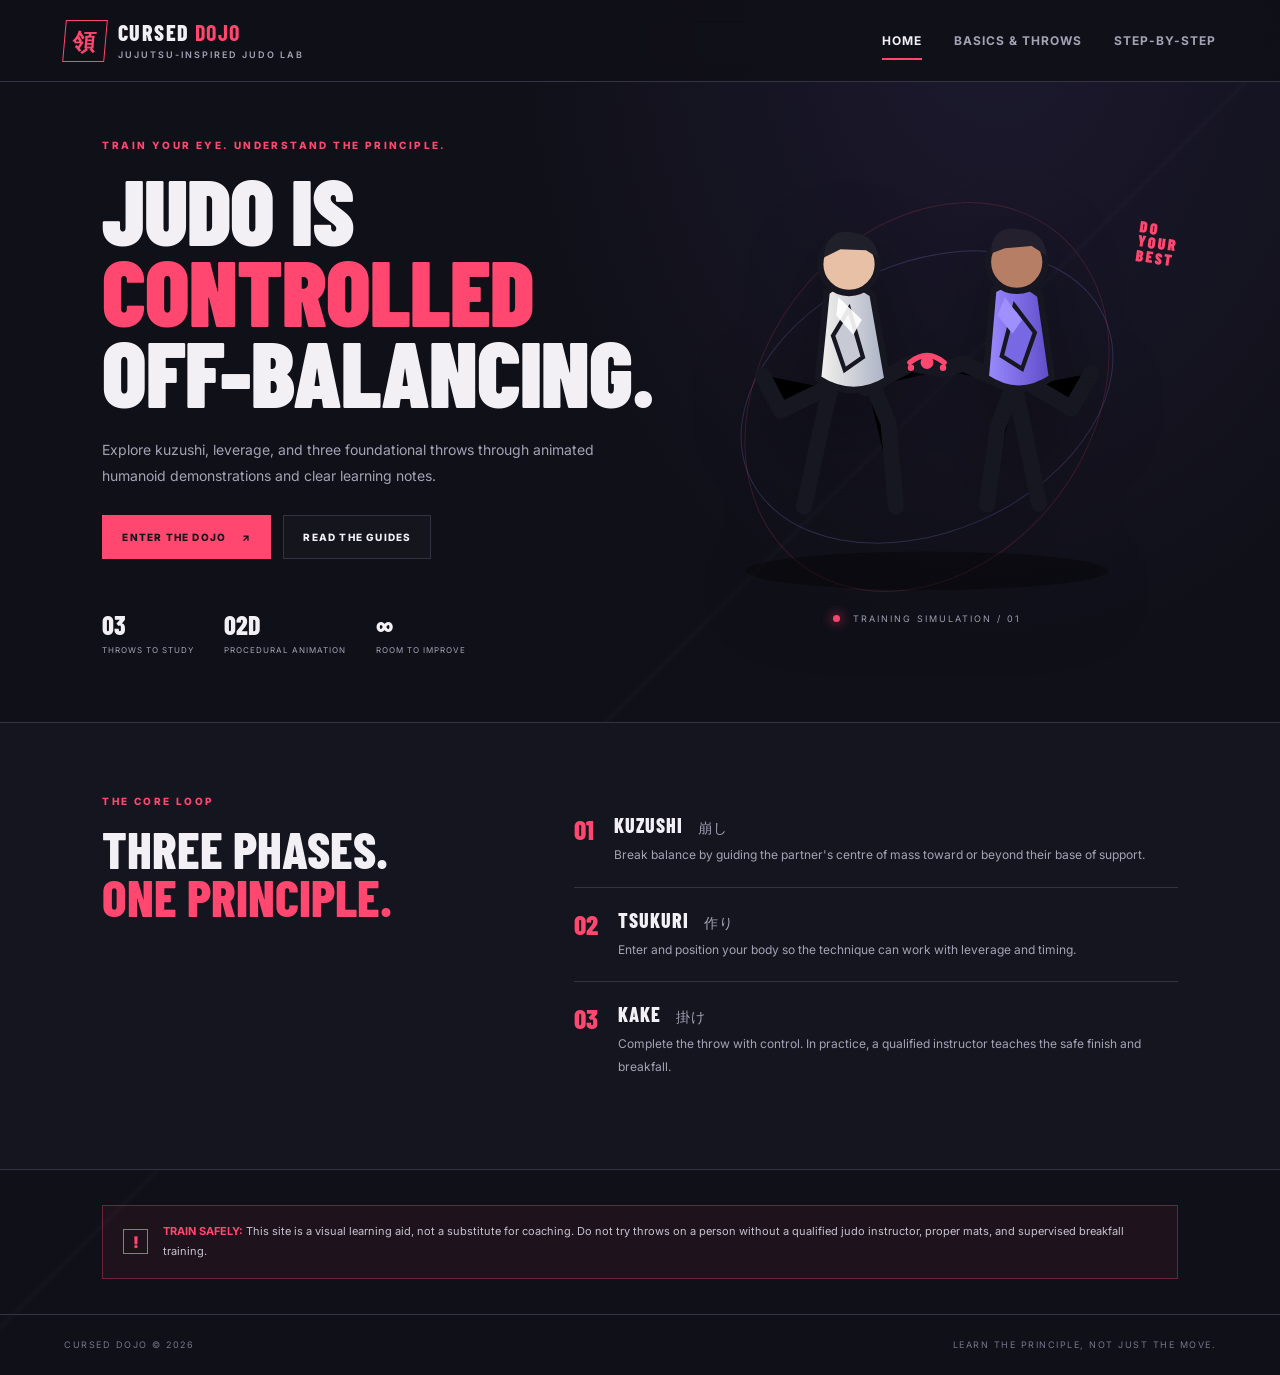
<file: index.html>
<!doctype html>
<html lang="en">
<head>
  <meta charset="utf-8">
  <meta name="viewport" content="width=device-width, initial-scale=1">
  <meta name="theme-color" content="#101018">
  <title>CURSED DOJO | Judo Fundamentals</title>
  <link rel="stylesheet" href="css/style.css">
  <script src="js/site.js" defer></script>
</head>
<body>
  <header class="topbar">
    <a class="brand" href="index.html">
      <span class="brand-mark">領</span>
      <span>CURSED <b>DOJO</b>
        <small>JUJUTSU-INSPIRED JUDO LAB</small>
      </span>
    </a>

    <button class="menu-toggle"
      aria-expanded="false"
      aria-controls="main-nav">MENU</button>

    <nav id="main-nav" aria-label="Main navigation">
      <a class="active" href="index.html">Home</a>
      <a href="basics.html">Basics & Throws</a>
      <a href="steps.html">Step-by-Step</a>
    </nav>
  </header>

  <main>
    <section class="hero">
      <div class="hero-copy">
        <p class="eyebrow">TRAIN YOUR EYE. UNDERSTAND THE PRINCIPLE.</p>

        <h1>JUDO IS<br><span>CONTROLLED</span><br>OFF-BALANCING.</h1>

        <p class="hero-text">
          Explore kuzushi, leverage, and three foundational throws through
          animated humanoid demonstrations and clear learning notes.
        </p>

        <div class="hero-actions">
          <a class="button primary" href="basics.html">
            ENTER THE DOJO <span>↗</span>
          </a>
          <a class="button ghost" href="steps.html">READ THE GUIDES</a>
        </div>

        <div class="stat-row">
          <div>
            <strong>03</strong>
            <span>THROWS TO STUDY</span>
          </div>
          <div>
            <strong>02D</strong>
            <span>PROCEDURAL ANIMATION</span>
          </div>
          <div>
            <strong>∞</strong>
            <span>ROOM TO IMPROVE</span>
          </div>
        </div>
      </div>

      <div class="hero-art"
        aria-label="Stylized illustration of two judo practitioners">

        <div class="orbit orbit-one"></div>
        <div class="orbit orbit-two"></div>

        <div class="hero-stamp">DO<br>YOUR<br>BEST</div>

        <svg viewBox="0 0 440 430" role="img"
          aria-label="Two abstract humanoid figures facing each other">

          <defs>
            <linearGradient id="coatA" x1="0" x2="1">
              <stop stop-color="#f5f3ee"/>
              <stop offset="1" stop-color="#a9b0c4"/>
            </linearGradient>

            <linearGradient id="coatB" x1="0" x2="1">
              <stop stop-color="#9b8cff"/>
              <stop offset="1" stop-color="#5d4bc7"/>
            </linearGradient>
          </defs>

          <ellipse cx="220" cy="378" rx="170" ry="18"
            fill="#000" opacity=".35"/>

          <g stroke="#171721" stroke-width="15"
            stroke-linecap="round" stroke-linejoin="round">

            <path d="M138 172 L120 248 L105 318"/>
            <path d="M157 174 L184 240 L191 318"/>
            <path d="M126 207 L83 228 L66 195"/>
            <path d="M162 207 L205 184 L236 190"/>

            <path d="M294 168 L310 242 L325 315"/>
            <path d="M314 170 L286 244 L276 316"/>
            <path d="M296 203 L254 184 L235 190"/>
            <path d="M318 204 L355 226 L374 193"/>
          </g>

          <path d="M126 117 Q145 102 169 119 L183 199
            Q151 219 118 198Z"
            fill="url(#coatA)" stroke="#171721" stroke-width="6"/>

          <path d="M282 115 Q305 102 326 120 L337 197
            Q306 218 275 197Z"
            fill="url(#coatB)" stroke="#171721" stroke-width="6"/>

          <path d="M147 133 L160 178 L143 190 L132 158Z"
            fill="#c7c9d4" stroke="#171721" stroke-width="4"/>

          <path d="M302 130 L290 177 L309 189 L321 155Z"
            fill="#7968e4" stroke="#171721" stroke-width="4"/>

          <circle cx="147" cy="91" r="27"
            fill="#e8c0a5" stroke="#171721" stroke-width="6"/>

          <circle cx="304" cy="89" r="27"
            fill="#b67f65" stroke="#171721" stroke-width="6"/>

          <path d="M123 85 Q127 55 153 62 Q173 65 174 85
            L163 78 L139 77Z" fill="#20202b"/>

          <path d="M280 81 Q280 55 305 58 Q330 59 332 83
            L318 74 L293 76Z" fill="#25202e"/>

          <path d="M137 122 L159 143 L151 157 L135 139Z"
            fill="#fff" opacity=".9"/>

          <path d="M293 122 L309 143 L300 156 L286 139Z"
            fill="#9e91ff"/>

          <path d="M204 183 Q220 170 236 183"
            fill="none" stroke="#ff476f" stroke-width="5"
            stroke-linecap="round"/>

          <g fill="#ff476f">
            <circle cx="220" cy="183" r="6"/>
            <circle cx="205" cy="188" r="3"/>
            <circle cx="235" cy="188" r="3"/>
          </g>
        </svg>

        <div class="art-caption">
          <span class="pulse"></span> TRAINING SIMULATION / 01
        </div>
      </div>
    </section>

    <section class="section intro-grid">
      <div>
        <p class="eyebrow">THE CORE LOOP</p>
        <h2>THREE PHASES.<br><span>ONE PRINCIPLE.</span></h2>
      </div>

      <div class="phase-list">
        <article>
          <span class="phase-num">01</span>
          <div>
            <h3>KUZUSHI <em>崩し</em></h3>
            <p>
              Break balance by guiding the partner's centre of mass toward
              or beyond their base of support.
            </p>
          </div>
        </article>

        <article>
          <span class="phase-num">02</span>
          <div>
            <h3>TSUKURI <em>作り</em></h3>
            <p>
              Enter and position your body so the technique can work
              with leverage and timing.
            </p>
          </div>
        </article>

        <article>
          <span class="phase-num">03</span>
          <div>
            <h3>KAKE <em>掛け</em></h3>
            <p>
              Complete the throw with control. In practice, a qualified
              instructor teaches the safe finish and breakfall.
            </p>
          </div>
        </article>
      </div>
    </section>

    <section class="safety-banner">
      <span class="warning-icon">!</span>
      <p>
        <b>TRAIN SAFELY:</b> This site is a visual learning aid, not a
        substitute for coaching. Do not try throws on a person without a
        qualified judo instructor, proper mats, and supervised breakfall
        training.
      </p>
    </section>
  </main>

  <footer>
    <span>CURSED DOJO © 2026</span>
    <span>LEARN THE PRINCIPLE, NOT JUST THE MOVE.</span>
  </footer>
</body>
</html>
</file>
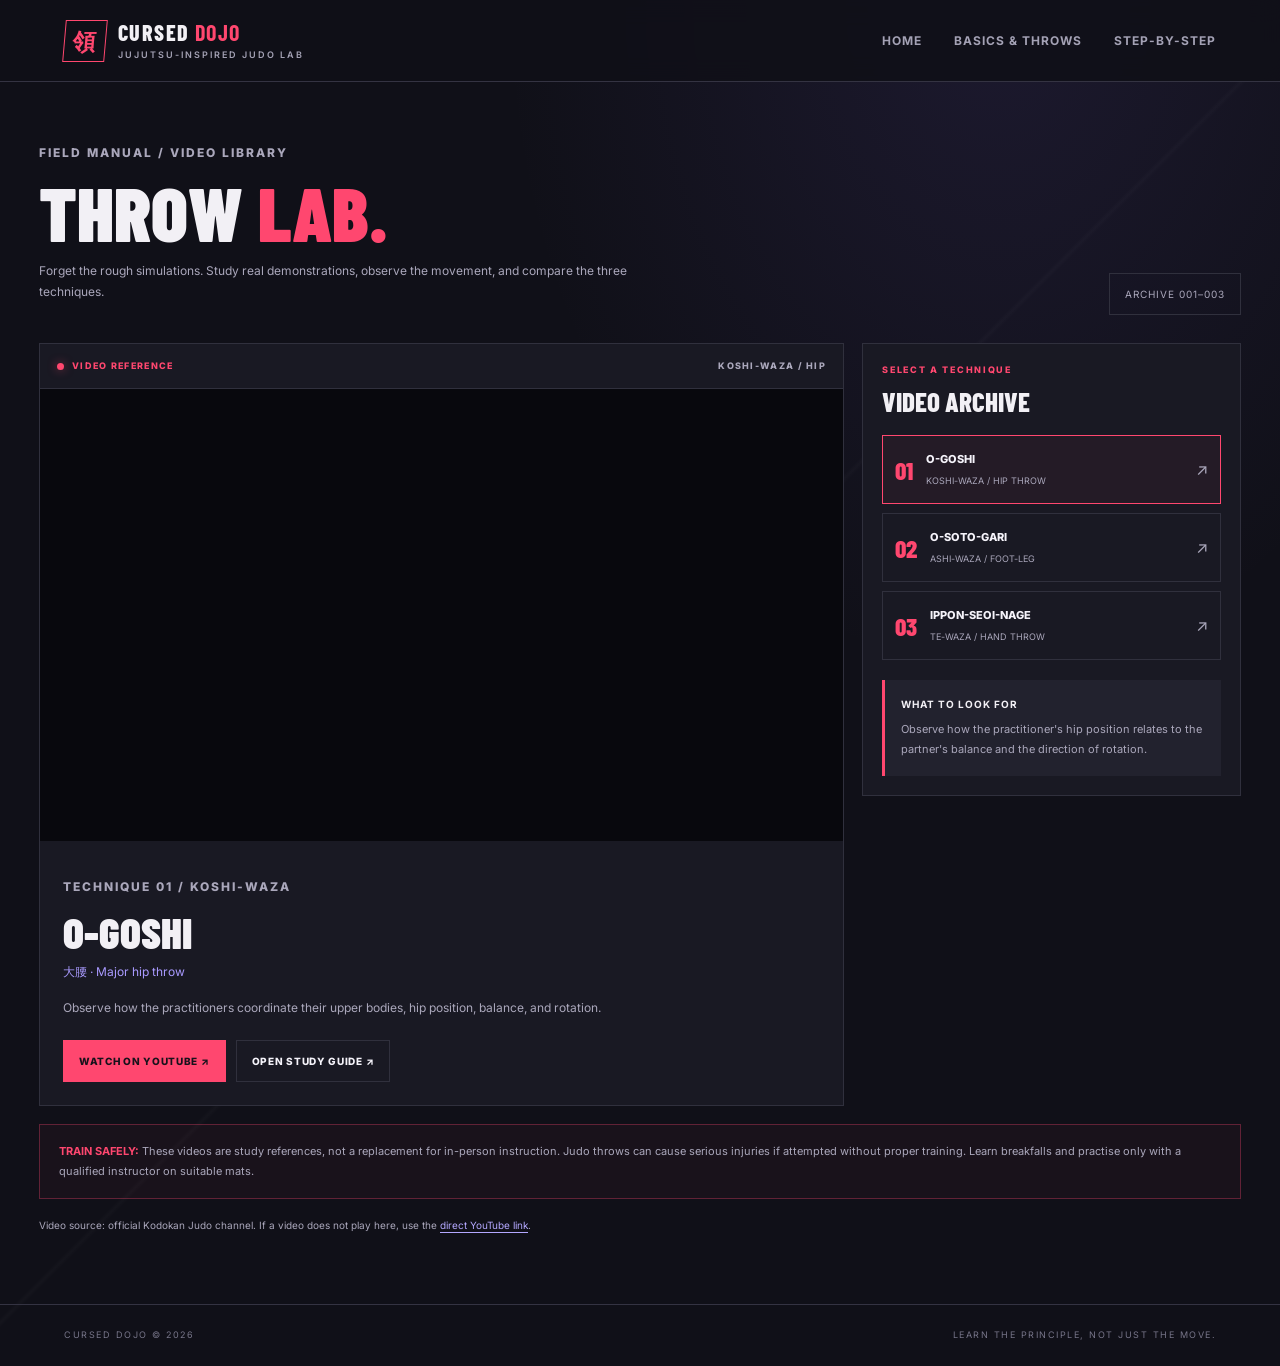
<file: animation.html>
<!doctype html>
<html lang="en">
<head>
  <meta charset="utf-8">
  <meta name="viewport" content="width=device-width, initial-scale=1">
  <meta name="theme-color" content="#101018">
  <title>Throw Lab | Cursed Dojo</title>
  <link rel="stylesheet" href="css/style.css">

  <style>
    .video-lab {
      --lab-bg: #101018;
      --lab-panel: #191923;
      --lab-border: #30303d;
      --lab-text: #f5f3fa;
      --lab-muted: #aaa7bb;
      --lab-pink: #ff476f;
      max-width: 1250px;
      margin: auto;
      padding: 48px 24px 60px;
    }

    .lab-heading {
      display: flex;
      justify-content: space-between;
      align-items: end;
      gap: 24px;
      margin-bottom: 28px;
    }

    .lab-kicker {
      color: var(--lab-pink);
      font-size: 10px;
      font-weight: 800;
      letter-spacing: 2px;
      margin-bottom: 12px;
    }

    .lab-heading h1 {
      font: 900 clamp(42px, 6vw, 76px)/.95
        "Barlow Condensed", Impact, sans-serif;
      margin: 0;
      text-transform: uppercase;
    }

    .lab-heading h1 span {
      color: var(--lab-pink);
    }

    .lab-heading p {
      color: var(--lab-muted);
      font-size: 12px;
      line-height: 1.8;
      max-width: 600px;
    }

    .lab-index {
      border: 1px solid var(--lab-border);
      color: var(--lab-muted);
      padding: 12px 15px;
      white-space: nowrap;
      font-size: 10px;
      letter-spacing: 1px;
    }

    .lab-layout {
      display: grid;
      grid-template-columns: minmax(0, 1.7fr) minmax(260px, .8fr);
      gap: 18px;
      align-items: start;
    }

    .video-panel,
    .technique-panel {
      background: var(--lab-panel);
      border: 1px solid var(--lab-border);
      min-width: 0;
    }

    .video-topbar {
      display: flex;
      justify-content: space-between;
      align-items: center;
      gap: 12px;
      padding: 15px 17px;
      border-bottom: 1px solid var(--lab-border);
      font-size: 9px;
      font-weight: 800;
      letter-spacing: 1.3px;
    }

    .video-status {
      display: inline-flex;
      align-items: center;
      gap: 8px;
      color: var(--lab-pink);
    }

    .video-status::before {
      content: "";
      width: 7px;
      height: 7px;
      border-radius: 50%;
      background: var(--lab-pink);
      box-shadow: 0 0 10px #ff476f80;
    }

    .video-category {
      color: var(--lab-muted);
      text-align: right;
    }

    .video-frame {
      width: 100%;
      aspect-ratio: 16 / 9;
      background: #08080d;
    }

    .video-frame iframe {
      display: block;
      width: 100%;
      height: 100%;
      border: 0;
    }

    .video-description {
      padding: 23px;
    }

    .video-description h2 {
      font: 900 clamp(28px, 4vw, 43px)/1
        "Barlow Condensed", Impact, sans-serif;
      margin: 0 0 8px;
    }

    .video-description .japanese {
      color: #a99aff;
      font-size: 12px;
      margin-bottom: 16px;
    }

    .video-description p {
      color: var(--lab-muted);
      font-size: 12px;
      line-height: 1.9;
    }

    .video-actions {
      display: flex;
      flex-wrap: wrap;
      gap: 10px;
      margin-top: 20px;
    }

    .lab-button {
      display: inline-flex;
      justify-content: center;
      align-items: center;
      gap: 8px;
      padding: 12px 15px;
      border: 1px solid var(--lab-border);
      color: var(--lab-text);
      font-size: 10px;
      font-weight: 800;
      letter-spacing: .7px;
      text-decoration: none;
      transition: border-color .2s, transform .2s;
    }

    .lab-button:hover {
      border-color: var(--lab-pink);
      transform: translateY(-2px);
    }

    .lab-button.primary {
      background: var(--lab-pink);
      border-color: var(--lab-pink);
      color: #17121b;
    }

    .technique-panel {
      padding: 19px;
    }

    .panel-kicker {
      color: var(--lab-pink);
      font-size: 9px;
      font-weight: 800;
      letter-spacing: 1.7px;
      margin: 0 0 8px;
    }

    .technique-panel h2 {
      font: 800 27px "Barlow Condensed", Impact, sans-serif;
      margin: 0 0 18px;
    }

    .technique-option {
      display: flex;
      align-items: center;
      gap: 13px;
      padding: 15px 12px;
      margin-bottom: 9px;
      border: 1px solid var(--lab-border);
      color: var(--lab-text);
      text-decoration: none;
      transition: background .2s, border-color .2s;
    }

    .technique-option:hover,
    .technique-option.active {
      background: #ff476f0c;
      border-color: var(--lab-pink);
    }

    .technique-number {
      color: var(--lab-pink);
      font: 800 25px "Barlow Condensed", Impact, sans-serif;
    }

    .technique-name {
      display: block;
      font-weight: 800;
      font-size: 11px;
      margin-bottom: 5px;
    }

    .technique-type {
      display: block;
      color: var(--lab-muted);
      font-size: 9px;
    }

    .option-arrow {
      margin-left: auto;
      color: var(--lab-muted);
    }

    .learning-note {
      margin-top: 20px;
      padding: 16px;
      background: #22222e;
      border-left: 3px solid var(--lab-pink);
    }

    .learning-note strong {
      display: block;
      font-size: 10px;
      letter-spacing: 1px;
      margin-bottom: 8px;
    }

    .learning-note p {
      color: var(--lab-muted);
      font-size: 11px;
      line-height: 1.8;
      margin: 0;
    }

    .lab-disclaimer {
      margin-top: 18px;
      padding: 17px 19px;
      border: 1px solid #ff476f50;
      background: #ff476f0a;
      color: var(--lab-muted);
      font-size: 11px;
      line-height: 1.8;
    }

    .lab-disclaimer strong {
      color: var(--lab-pink);
    }

    .source-note {
      color: var(--lab-muted);
      font-size: 10px;
      line-height: 1.8;
      margin-top: 17px;
    }

    .source-note a {
      color: #b4a8ff;
      text-decoration: underline;
      text-underline-offset: 3px;
    }

    @media (max-width: 850px) {
      .lab-layout {
        grid-template-columns: 1fr;
      }

      .technique-panel {
        display: grid;
        grid-template-columns: 1fr 1fr;
        gap: 0 10px;
      }

      .technique-panel > .panel-kicker,
      .technique-panel > h2,
      .technique-panel > .learning-note {
        grid-column: 1 / -1;
      }

      .technique-option {
        margin-bottom: 10px;
      }

      .technique-option:last-of-type {
        margin-bottom: 0;
      }
    }

    @media (max-width: 560px) {
      .video-lab {
        padding: 32px 16px 42px;
      }

      .lab-heading {
        display: block;
      }

      .lab-index {
        display: inline-block;
      }

      .video-topbar {
        padding: 12px;
        font-size: 8px;
      }

      .video-description {
        padding: 18px;
      }

      .video-description h2 {
        font-size: 34px;
      }

      .technique-panel {
        display: block;
      }

      .lab-button {
        flex: 1;
        text-align: center;
      }
    }
  </style>

  <script src="js/site.js" defer></script>
</head>

<body>
  <header class="topbar">
    <a class="brand" href="index.html">
      <span class="brand-mark">領</span>
      <span>
        CURSED <b>DOJO</b>
        <small>JUJUTSU-INSPIRED JUDO LAB</small>
      </span>
    </a>

    <button class="menu-toggle"
      aria-expanded="false"
      aria-controls="main-nav">MENU</button>

    <nav id="main-nav" aria-label="Main navigation">
      <a href="index.html">Home</a>
      <a href="basics.html">Basics &amp; Throws</a>
      <a href="steps.html">Step-by-Step</a>
    </nav>
  </header>

  <main class="video-lab">
    <div class="lab-heading">
      <div>
        <p class="lab-kicker">FIELD MANUAL / VIDEO LIBRARY</p>
        <h1>THROW <span>LAB.</span></h1>
        <p>
          Forget the rough simulations. Study real demonstrations,
          observe the movement, and compare the three techniques.
        </p>
      </div>
      <div class="lab-index">ARCHIVE 001–003</div>
    </div>

    <section class="lab-layout">
      <div class="video-panel">
        <div class="video-topbar">
          <span class="video-status">VIDEO REFERENCE</span>
          <span class="video-category" id="video-category">
            KOSHI-WAZA / HIP
          </span>
        </div>

        <div class="video-frame">
          <iframe
            id="throw-video"
            src="https://www.youtube-nocookie.com/embed/yhu1mfy2vJ4?rel=0"
            title="Kodokan official O-goshi judo demonstration"
            allow="accelerometer; autoplay; clipboard-write; encrypted-media; gyroscope; picture-in-picture; web-share"
            referrerpolicy="strict-origin-when-cross-origin"
            allowfullscreen>
          </iframe>
        </div>

        <div class="video-description">
          <p class="lab-kicker" id="technique-index">
            TECHNIQUE 01 / KOSHI-WAZA
          </p>
          <h2 id="throw-title">O-GOSHI</h2>
          <div class="japanese" id="throw-japanese">
            大腰 · Major hip throw
          </div>

          <p id="throw-description">
            Observe how the practitioners coordinate their upper
            bodies, hip position, balance, and rotation.
          </p>

          <div class="video-actions">
            <a class="lab-button primary"
              id="watch-original"
              href="https://www.youtube.com/watch?v=yhu1mfy2vJ4"
              target="_blank"
              rel="noopener noreferrer">
              WATCH ON YOUTUBE ↗
            </a>
            <a class="lab-button"
              id="open-guide"
              href="steps.html#ogoshi">
              OPEN STUDY GUIDE ↗
            </a>
          </div>
        </div>
      </div>

      <aside class="technique-panel">
        <p class="panel-kicker">SELECT A TECHNIQUE</p>
        <h2>VIDEO ARCHIVE</h2>

        <a class="technique-option active"
          data-throw="ogoshi"
          href="animation.html?throw=ogoshi">
          <span class="technique-number">01</span>
          <span>
            <span class="technique-name">O-GOSHI</span>
            <span class="technique-type">KOSHI-WAZA / HIP THROW</span>
          </span>
          <span class="option-arrow">↗</span>
        </a>

        <a class="technique-option"
          data-throw="osotogari"
          href="animation.html?throw=osotogari">
          <span class="technique-number">02</span>
          <span>
            <span class="technique-name">O-SOTO-GARI</span>
            <span class="technique-type">ASHI-WAZA / FOOT-LEG</span>
          </span>
          <span class="option-arrow">↗</span>
        </a>

        <a class="technique-option"
          data-throw="seoi"
          href="animation.html?throw=seoi">
          <span class="technique-number">03</span>
          <span>
            <span class="technique-name">IPPON-SEOI-NAGE</span>
            <span class="technique-type">TE-WAZA / HAND THROW</span>
          </span>
          <span class="option-arrow">↗</span>
        </a>

        <div class="learning-note">
          <strong>WHAT TO LOOK FOR</strong>
          <p id="observation-note">
            Observe how the practitioner's hip position relates to
            the partner's balance and the direction of rotation.
          </p>
        </div>
      </aside>
    </section>

    <div class="lab-disclaimer">
      <strong>TRAIN SAFELY:</strong> These videos are study references,
      not a replacement for in-person instruction. Judo throws can
      cause serious injuries if attempted without proper training.
      Learn breakfalls and practise only with a qualified instructor
      on suitable mats.
    </div>

    <p class="source-note">
      Video source: official Kodokan Judo channel.
      If a video does not play here, use the
      <a id="fallback-link"
        href="https://www.youtube.com/watch?v=yhu1mfy2vJ4"
        target="_blank"
        rel="noopener noreferrer">direct YouTube link</a>.
    </p>
  </main>

  <footer>
    <span>CURSED DOJO © 2026</span>
    <span>LEARN THE PRINCIPLE, NOT JUST THE MOVE.</span>
  </footer>

  <script>
    const techniques = {
      ogoshi: {
        title: "O-GOSHI",
        japanese: "大腰 · Major hip throw",
        category: "KOSHI-WAZA / HIP",
        index: "TECHNIQUE 01 / KOSHI-WAZA",
        description:
          "Observe how the practitioners coordinate their upper bodies, hip position, balance, and rotation.",
        observation:
          "Observe how the practitioner's hip position relates to the partner's balance and the direction of rotation.",
        videoId: "yhu1mfy2vJ4",
        guide: "steps.html#ogoshi",
        sourceTitle: "Kodokan official O-goshi judo demonstration"
      },

      osotogari: {
        title: "O-SOTO-GARI",
        japanese: "大外刈 · Major outer reap",
        category: "ASHI-WAZA / FOOT-LEG",
        index: "TECHNIQUE 02 / ASHI-WAZA",
        description:
          "Observe the interaction between balance, supporting-leg position, and the timing of the throwing movement.",
        observation:
          "Watch how the practitioners coordinate upper-body movement and leg action. Notice when the partner's balance changes.",
        videoId: "c-A_nP7mKAc",
        guide: "steps.html#osotogari",
        sourceTitle: "Kodokan official O-soto-gari judo demonstration"
      },

      seoi: {
        title: "IPPON-SEOI-NAGE",
        japanese: "一本背負投 · One-arm shoulder throw",
        category: "TE-WAZA / HAND",
        index: "TECHNIQUE 03 / TE-WAZA",
        description:
          "Observe the turning movement, shoulder position, and relationship between the practitioners throughout the throw.",
        observation:
          "Notice the transition from forward imbalance into the turning position. Compare this with the hip movement in O-goshi.",
        videoId: "FQnOlCxo4oI",
        guide: "steps.html#seoi",
        sourceTitle: "Kodokan official Ippon-seoi-nage judo demonstration"
      }
    };

    const selected =
      new URLSearchParams(window.location.search).get("throw") || "ogoshi";

    const technique = techniques[selected] || techniques.ogoshi;
    const videoUrl =
      "https://www.youtube.com/watch?v=" + technique.videoId;

    document.title = technique.title + " | Cursed Dojo Throw Lab";

    document.getElementById("video-category").textContent =
      technique.category;

    document.getElementById("technique-index").textContent =
      technique.index;

    document.getElementById("throw-title").textContent =
      technique.title;

    document.getElementById("throw-japanese").textContent =
      technique.japanese;

    document.getElementById("throw-description").textContent =
      technique.description;

    document.getElementById("observation-note").textContent =
      technique.observation;

    const video = document.getElementById("throw-video");
    video.src =
      "https://www.youtube-nocookie.com/embed/" +
      technique.videoId + "?rel=0";
    video.title = technique.sourceTitle;

    document.getElementById("watch-original").href = videoUrl;
    document.getElementById("fallback-link").href = videoUrl;
    document.getElementById("open-guide").href = technique.guide;

    document.querySelectorAll("[data-throw]").forEach(link => {
      const isActive = link.dataset.throw === selected;

      link.classList.toggle("active", isActive);

      if (isActive) {
        link.setAttribute("aria-current", "page");
      } else {
        link.removeAttribute("aria-current");
      }
    });
  </script>
</body>
</html>
</file>
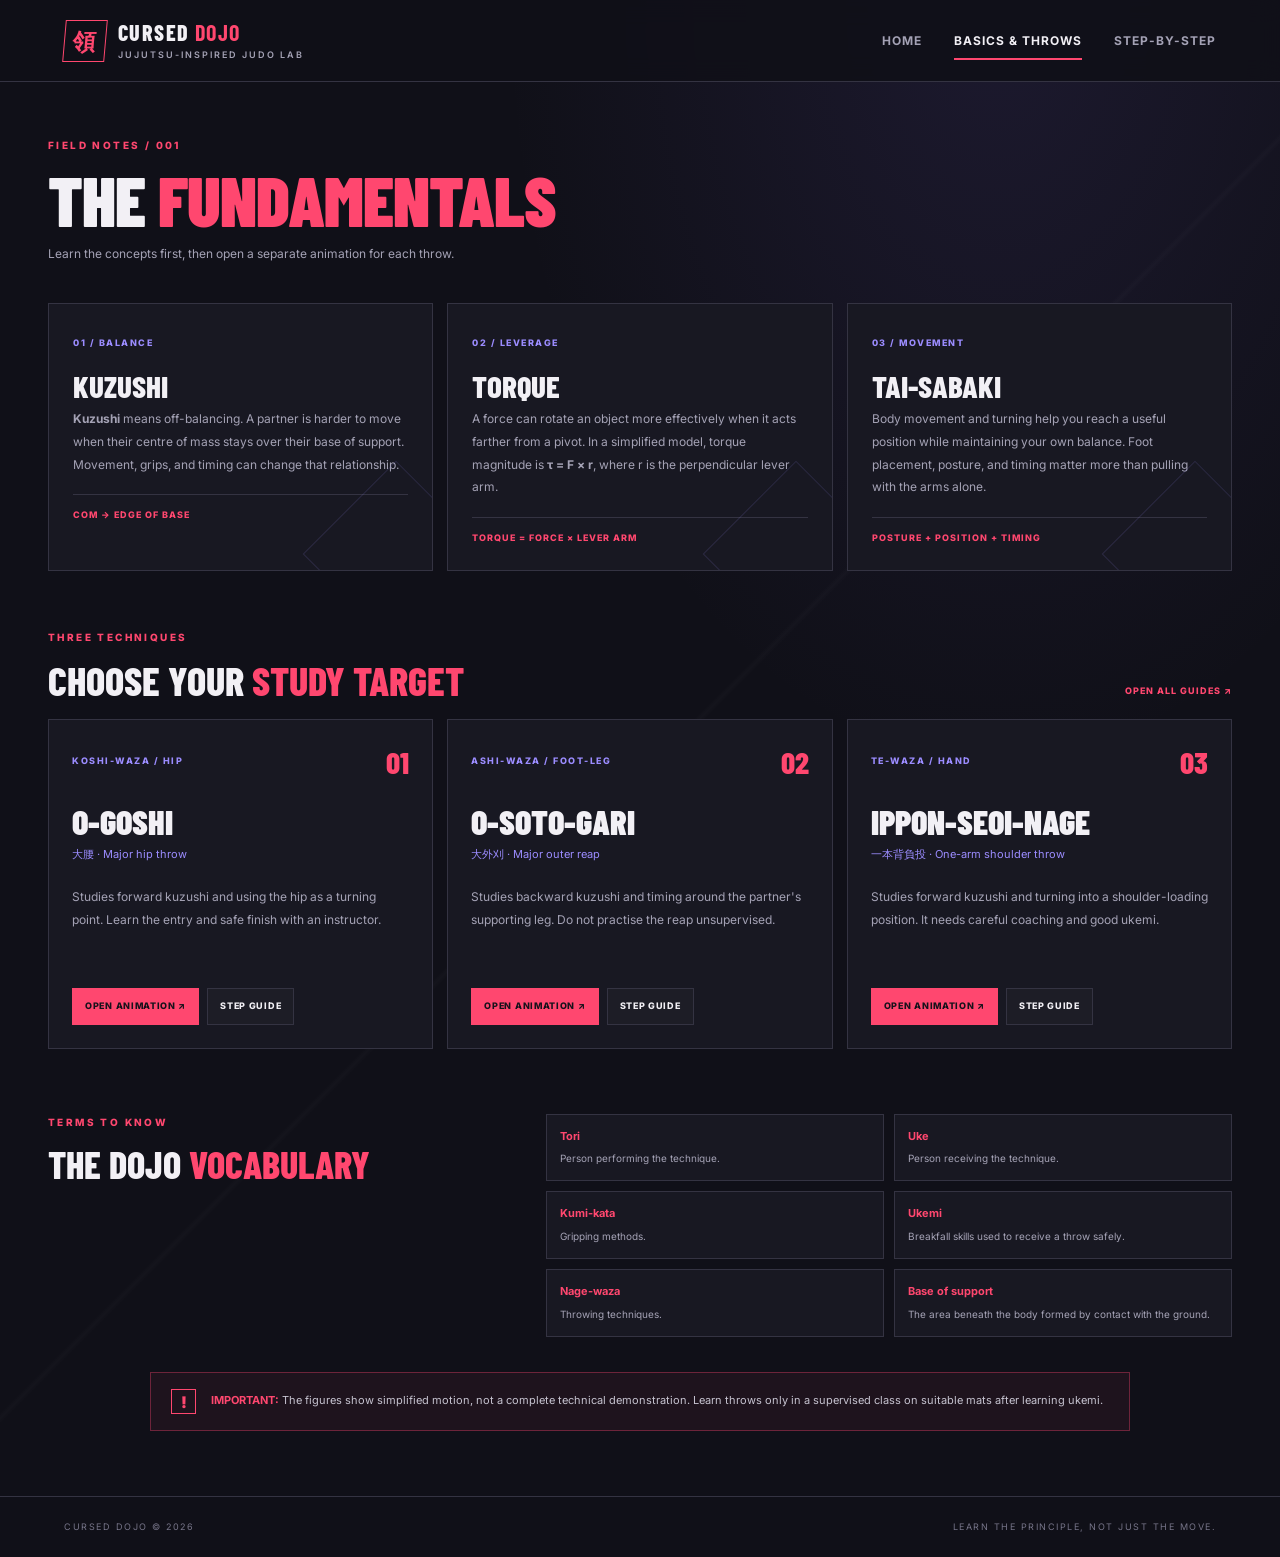
<file: basics.html>
<!doctype html>
<html lang="en">
<head>
  <meta charset="utf-8">
  <meta name="viewport" content="width=device-width, initial-scale=1">
  <title>Basics & Throws | Cursed Dojo</title>
  <link rel="stylesheet" href="css/style.css">
  <script src="js/site.js" defer></script>
</head>
<body>

<header class="topbar">
  <a class="brand" href="index.html">
    <span class="brand-mark">領</span>
    <span>CURSED <b>DOJO</b>
      <small>JUJUTSU-INSPIRED JUDO LAB</small>
    </span>
  </a>

  <button class="menu-toggle"
    aria-expanded="false"
    aria-controls="main-nav">MENU</button>

  <nav id="main-nav" aria-label="Main navigation">
    <a href="index.html">Home</a>
    <a class="active" href="basics.html">Basics & Throws</a>
    <a href="steps.html">Step-by-Step</a>
  </nav>
</header>

<main class="page-wrap">
  <div class="page-heading">
    <p class="eyebrow">FIELD NOTES / 001</p>
    <h1>THE <span>FUNDAMENTALS</span></h1>
    <p>
      Learn the concepts first, then open a separate animation for each throw.
    </p>
  </div>

  <section class="concept-grid">
    <article class="concept-card">
      <span class="card-index">01 / BALANCE</span>
      <h2>KUZUSHI</h2>
      <p>
        <b>Kuzushi</b> means off-balancing. A partner is harder to move when
        their centre of mass stays over their base of support. Movement,
        grips, and timing can change that relationship.
      </p>
      <div class="mini-equation">COM → EDGE OF BASE</div>
    </article>

    <article class="concept-card">
      <span class="card-index">02 / LEVERAGE</span>
      <h2>TORQUE</h2>
      <p>
        A force can rotate an object more effectively when it acts farther
        from a pivot. In a simplified model, torque magnitude is
        <b>τ = F × r</b>, where r is the perpendicular lever arm.
      </p>
      <div class="mini-equation">TORQUE = FORCE × LEVER ARM</div>
    </article>

    <article class="concept-card">
      <span class="card-index">03 / MOVEMENT</span>
      <h2>TAI-SABAKI</h2>
      <p>
        Body movement and turning help you reach a useful position while
        maintaining your own balance. Foot placement, posture, and timing
        matter more than pulling with the arms alone.
      </p>
      <div class="mini-equation">POSTURE + POSITION + TIMING</div>
    </article>
  </section>

  <div class="section-heading">
    <div>
      <p class="eyebrow">THREE TECHNIQUES</p>
      <h2>CHOOSE YOUR <span>STUDY TARGET</span></h2>
    </div>
    <a class="text-link" href="steps.html">OPEN ALL GUIDES ↗</a>
  </div>

  <section class="throw-grid">
    <article class="throw-card">
      <div class="throw-top">
        <span class="throw-type">KOSHI-WAZA / HIP</span>
        <span class="throw-number">01</span>
      </div>

      <h3>O-GOSHI</h3>
      <p class="jp">大腰 · Major hip throw</p>
      <p>
        Studies forward kuzushi and using the hip as a turning point.
        Learn the entry and safe finish with an instructor.
      </p>

      <div class="card-actions">
        <a class="button primary small"
          href="animation.html?throw=ogoshi"
          target="_blank" rel="noopener">OPEN ANIMATION ↗</a>

        <a class="button ghost small"
          href="steps.html#ogoshi">STEP GUIDE</a>
      </div>
    </article>

    <article class="throw-card">
      <div class="throw-top">
        <span class="throw-type">ASHI-WAZA / FOOT-LEG</span>
        <span class="throw-number">02</span>
      </div>

      <h3>O-SOTO-GARI</h3>
      <p class="jp">大外刈 · Major outer reap</p>
      <p>
        Studies backward kuzushi and timing around the partner's supporting
        leg. Do not practise the reap unsupervised.
      </p>

      <div class="card-actions">
        <a class="button primary small"
          href="animation.html?throw=osotogari"
          target="_blank" rel="noopener">OPEN ANIMATION ↗</a>

        <a class="button ghost small"
          href="steps.html#osotogari">STEP GUIDE</a>
      </div>
    </article>

    <article class="throw-card">
      <div class="throw-top">
        <span class="throw-type">TE-WAZA / HAND</span>
        <span class="throw-number">03</span>
      </div>

      <h3>IPPON-SEOI-NAGE</h3>
      <p class="jp">一本背負投 · One-arm shoulder throw</p>
      <p>
        Studies forward kuzushi and turning into a shoulder-loading position.
        It needs careful coaching and good ukemi.
      </p>

      <div class="card-actions">
        <a class="button primary small"
          href="animation.html?throw=seoi"
          target="_blank" rel="noopener">OPEN ANIMATION ↗</a>

        <a class="button ghost small"
          href="steps.html#seoi">STEP GUIDE</a>
      </div>
    </article>
  </section>

  <section class="basics-lower">
    <div>
      <p class="eyebrow">TERMS TO KNOW</p>
      <h2>THE DOJO <span>VOCABULARY</span></h2>
    </div>

    <div class="term-grid">
      <p><b>Tori</b><span>Person performing the technique.</span></p>
      <p><b>Uke</b><span>Person receiving the technique.</span></p>
      <p><b>Kumi-kata</b><span>Gripping methods.</span></p>
      <p><b>Ukemi</b><span>Breakfall skills used to receive a throw safely.</span></p>
      <p><b>Nage-waza</b><span>Throwing techniques.</span></p>
      <p><b>Base of support</b><span>The area beneath the body formed by contact with the ground.</span></p>
    </div>
  </section>

  <section class="safety-banner">
    <span class="warning-icon">!</span>
    <p>
      <b>IMPORTANT:</b> The figures show simplified motion, not a complete
      technical demonstration. Learn throws only in a supervised class on
      suitable mats after learning ukemi.
    </p>
  </section>
</main>

<footer>
  <span>CURSED DOJO © 2026</span>
  <span>LEARN THE PRINCIPLE, NOT JUST THE MOVE.</span>
</footer>

</body>
</html>
</file>
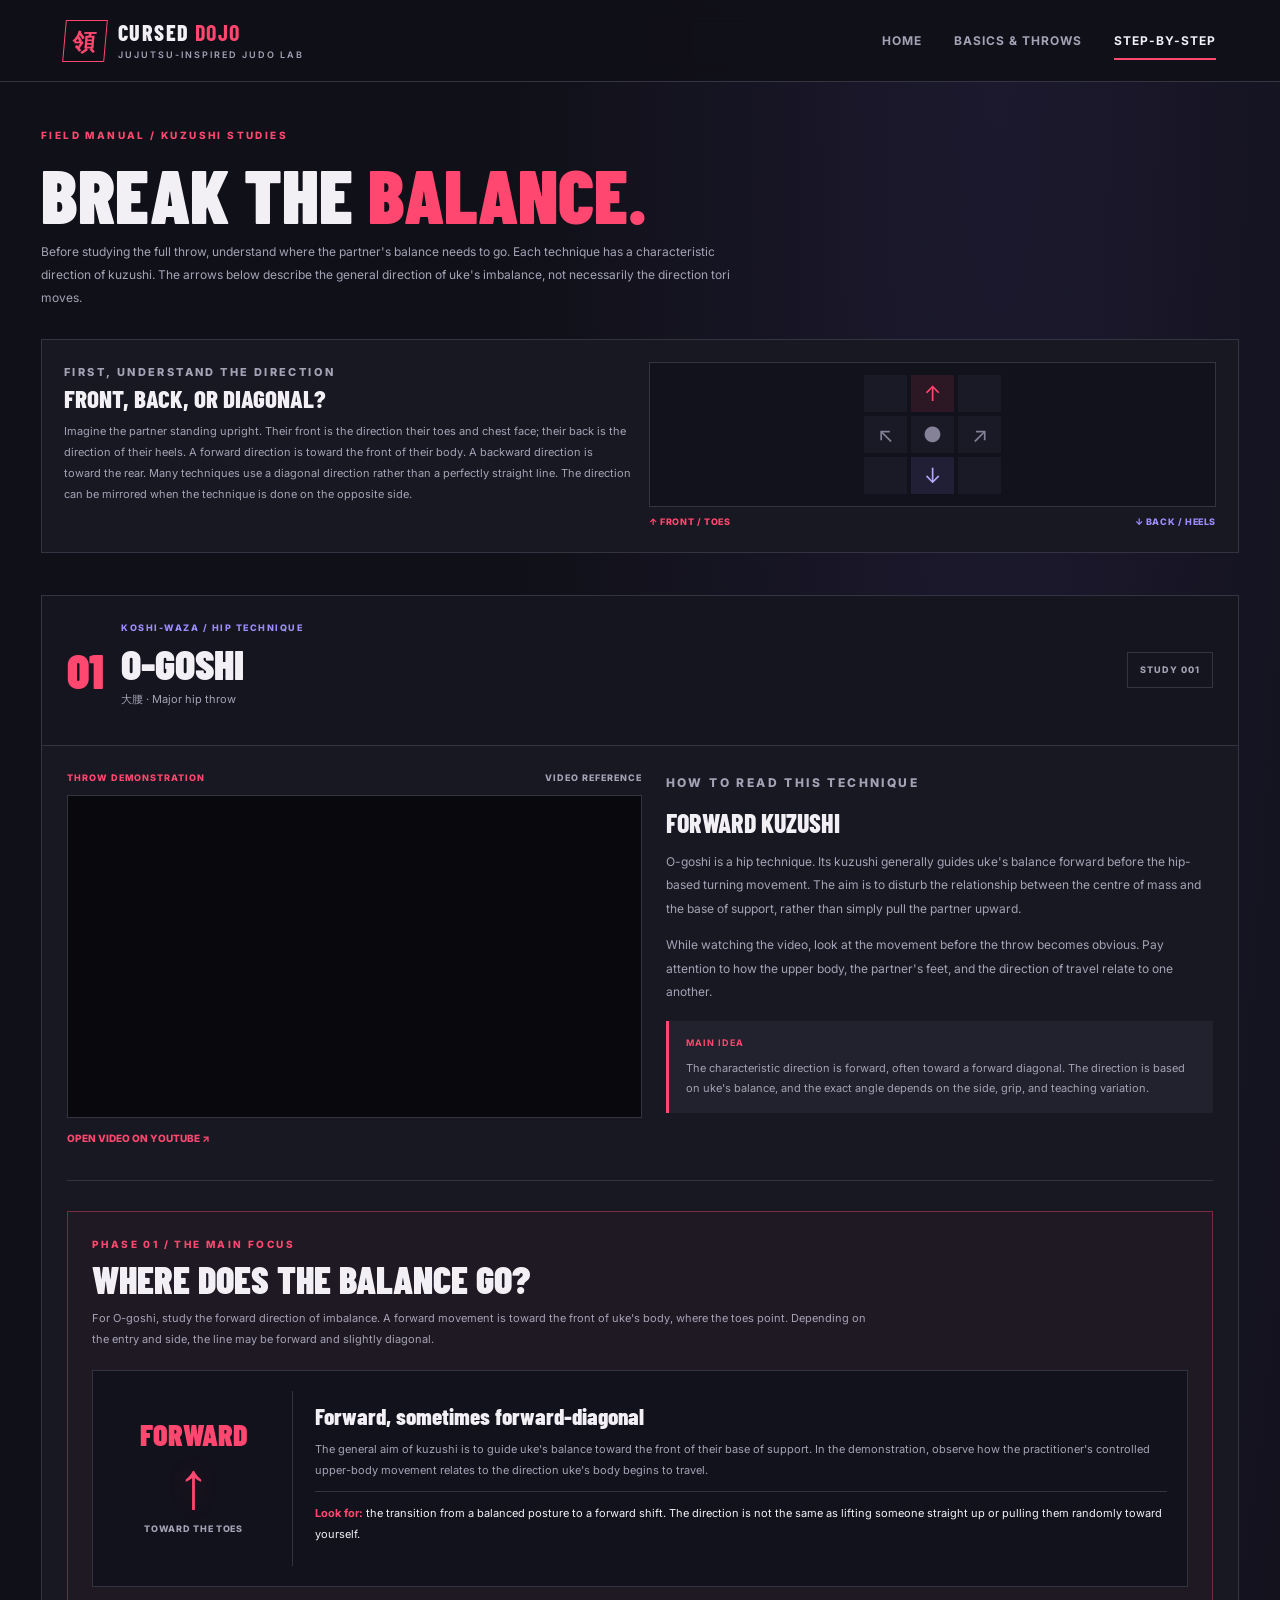
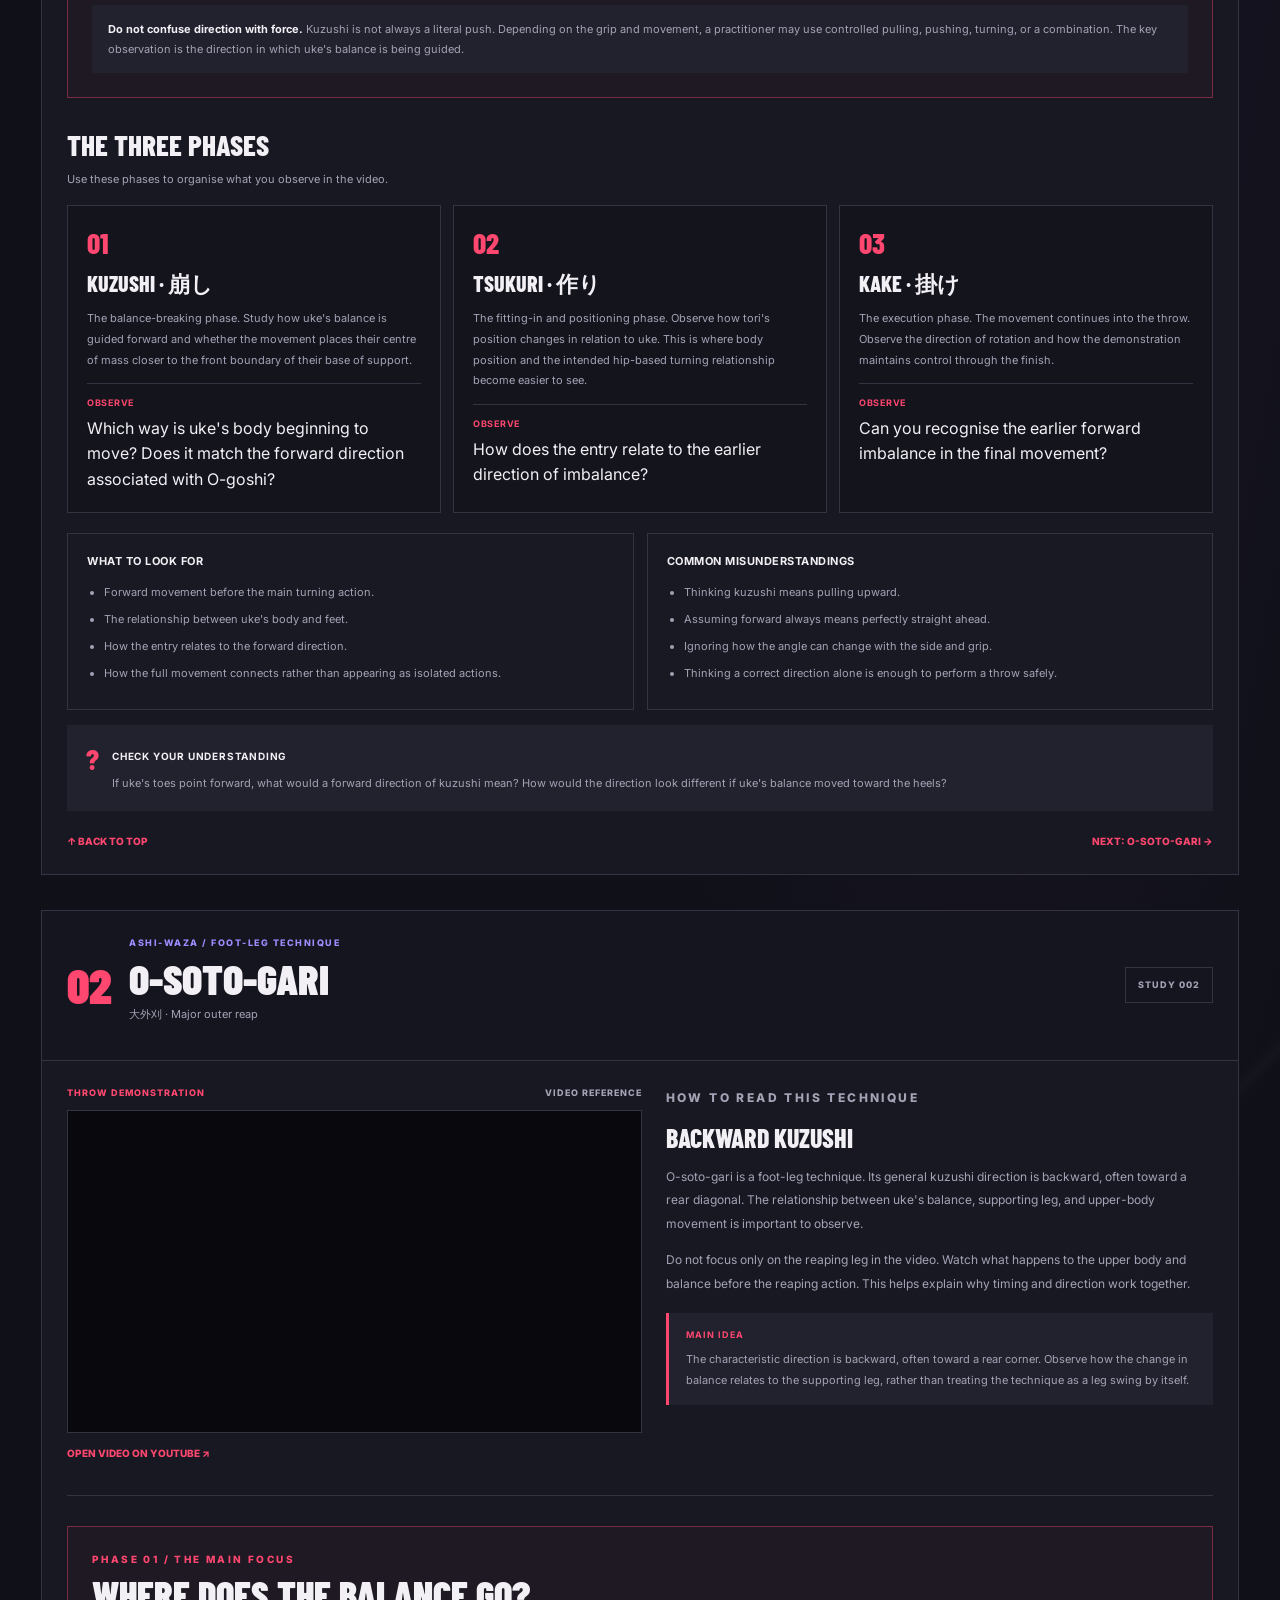
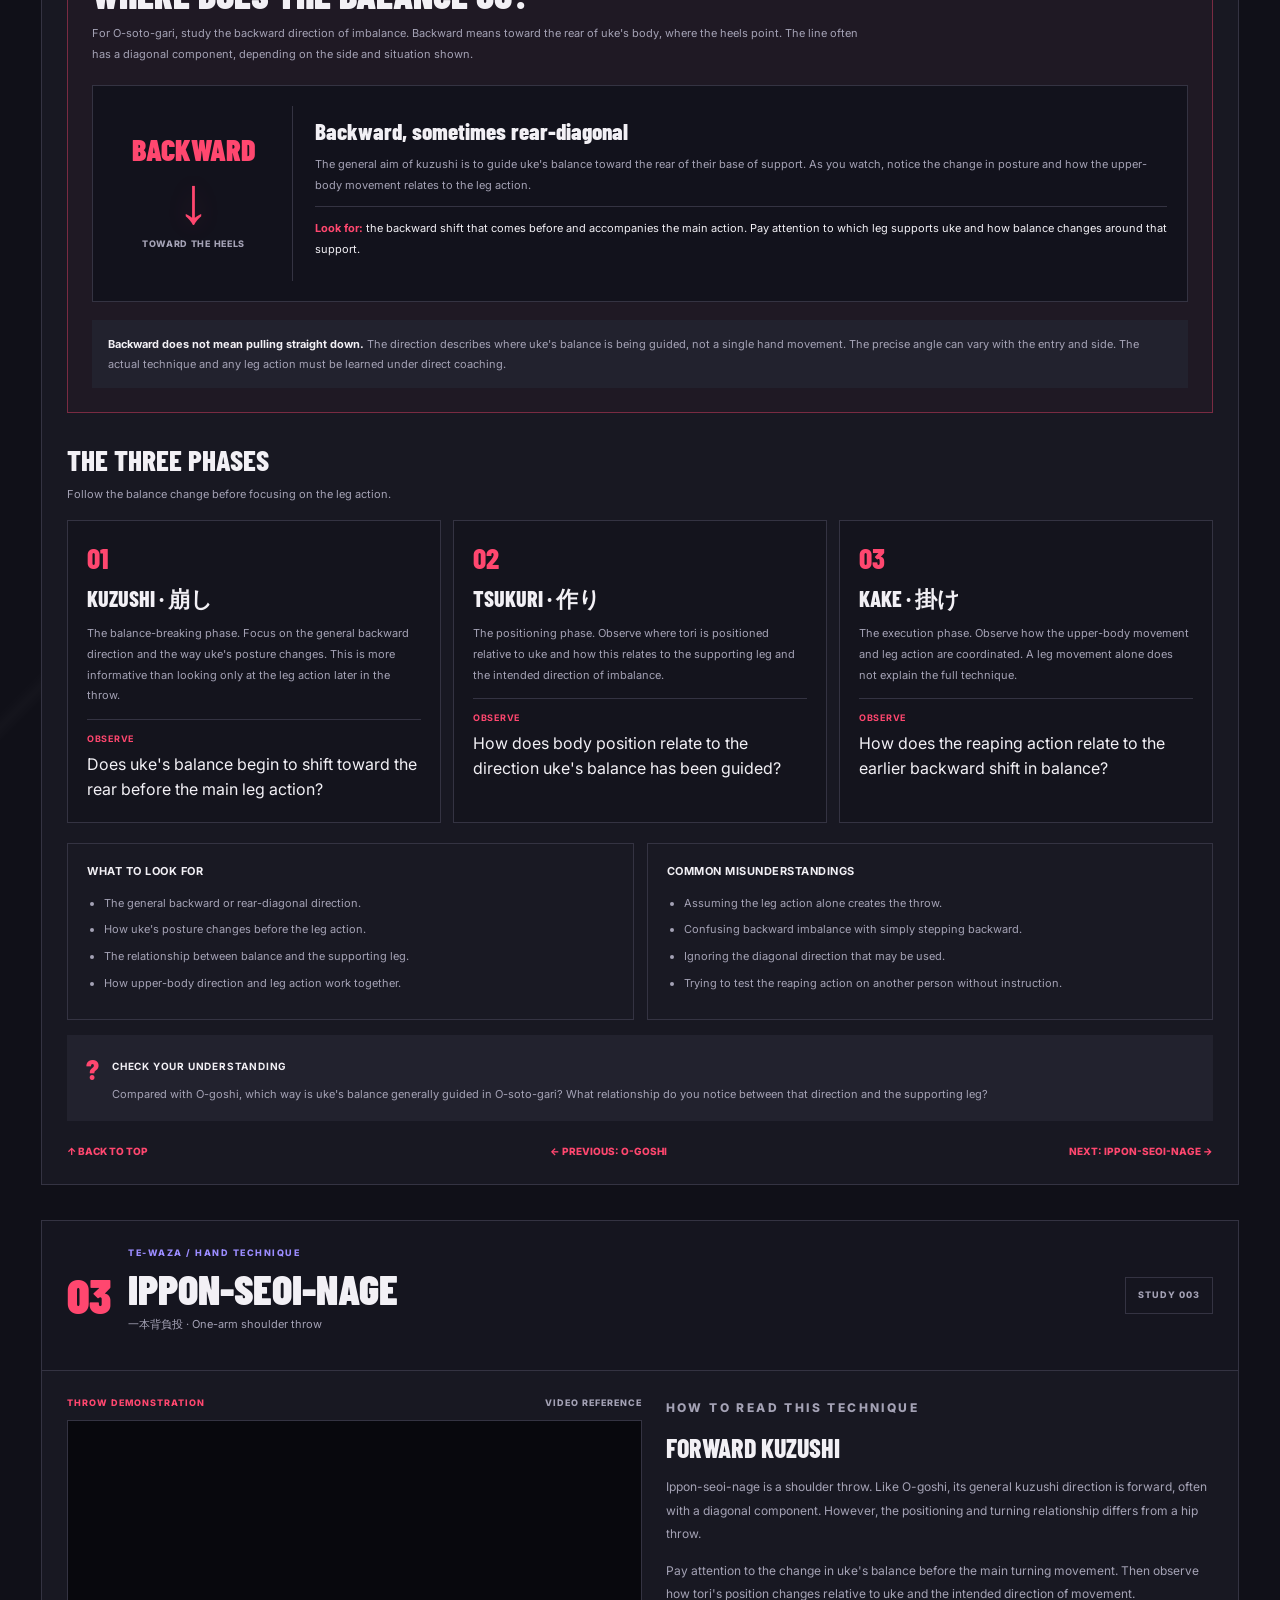
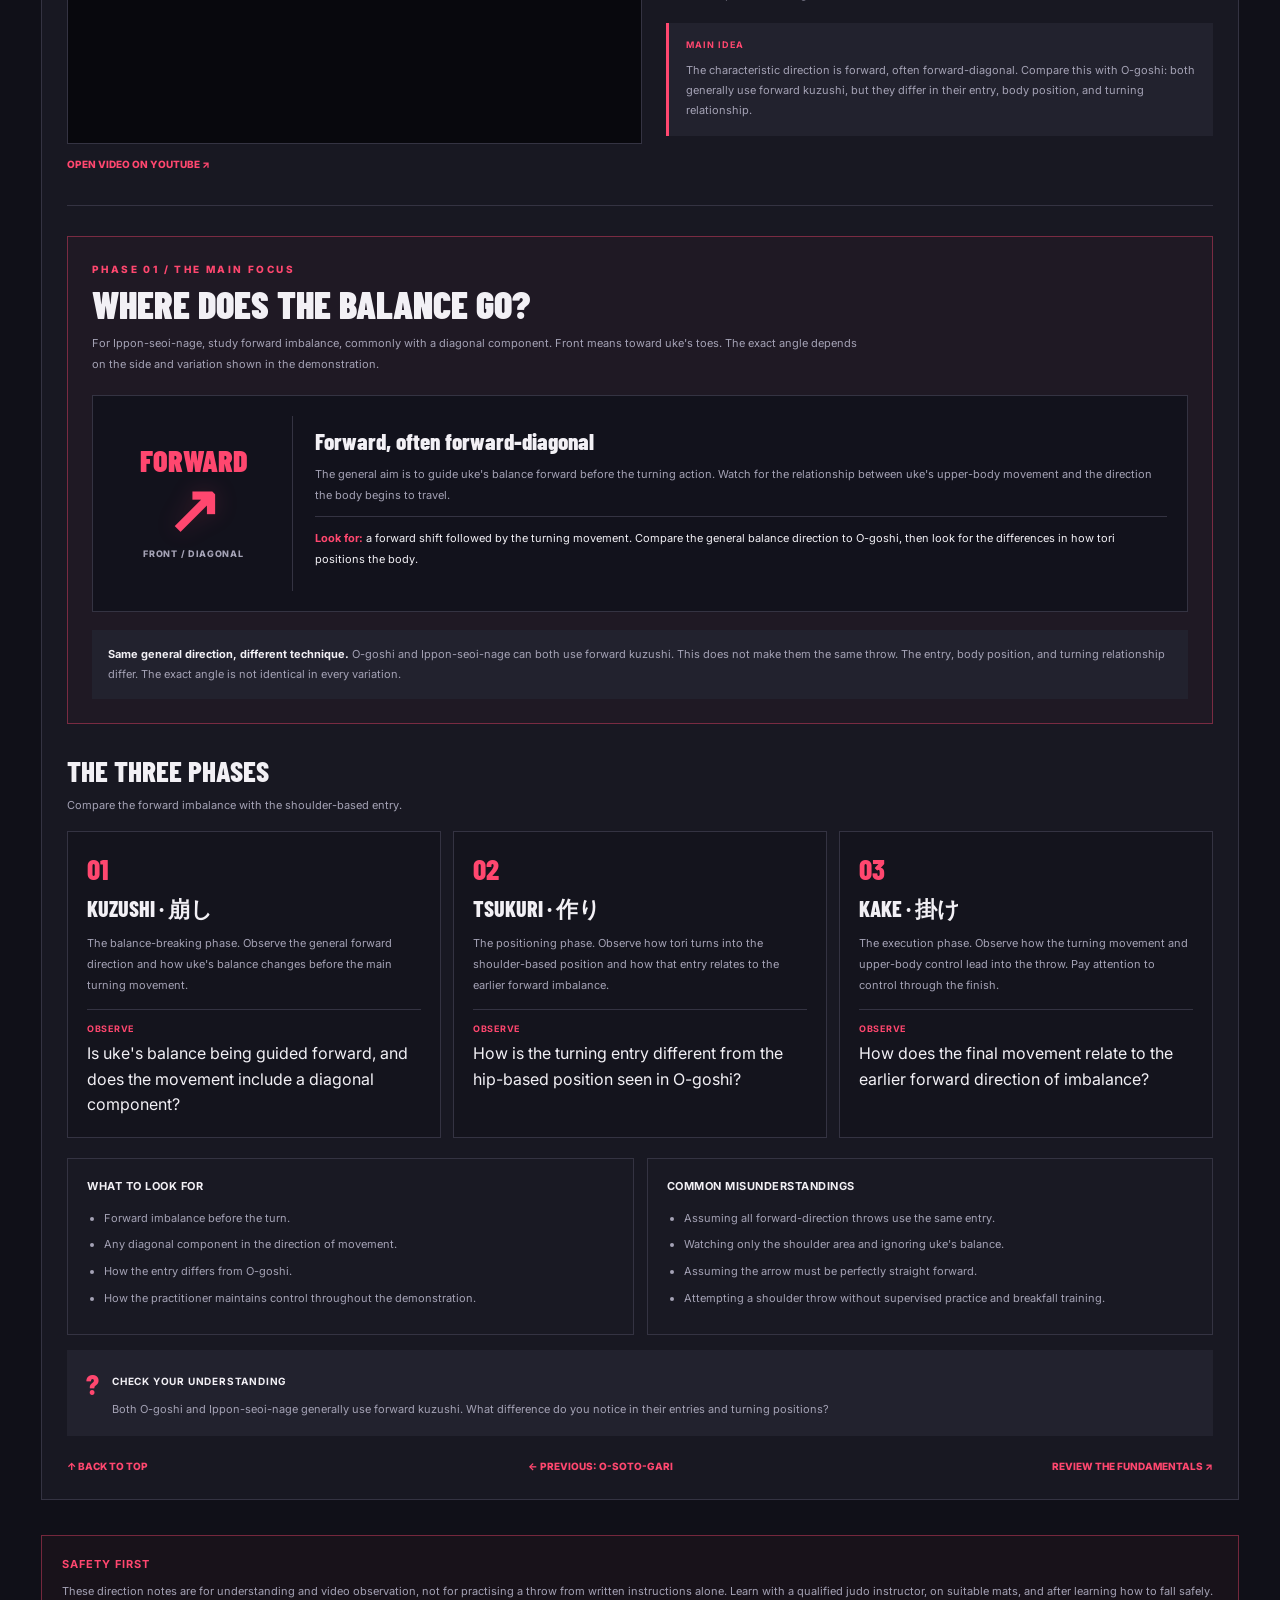
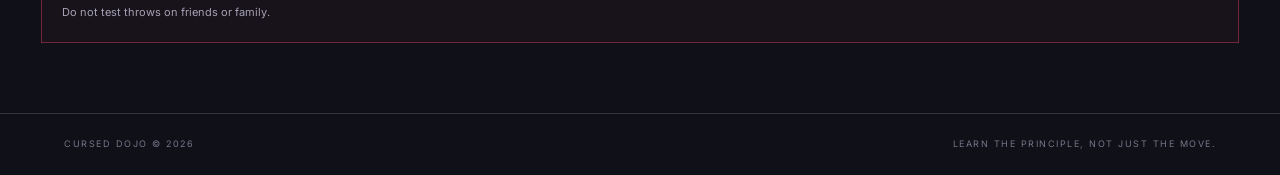
<file: steps.html>
<!doctype html>
<html lang="en">
<head>
  <meta charset="utf-8">
  <meta name="viewport" content="width=device-width, initial-scale=1">
  <meta name="theme-color" content="#101018">
  <title>Kuzushi & Throw Guides | Cursed Dojo</title>
  <link rel="stylesheet" href="css/style.css">
  <script src="js/site.js" defer></script>

  <style>
    .manual {
      max-width: 1250px;
      margin: auto;
      padding: 45px 26px;
    }

    .manual-hero {
      margin-bottom: 30px;
    }

    .manual-hero h1 {
      font: 900 clamp(43px, 7vw, 76px)/.92
        "Barlow Condensed", Impact, sans-serif;
      margin: 0;
    }

    .manual-hero h1 span {
      color: var(--pink);
    }

    .manual-hero > p:last-child {
      max-width: 720px;
      color: var(--muted);
      font-size: 12px;
      line-height: 1.9;
    }

    .direction-primer {
      display: grid;
      grid-template-columns: 1fr 1fr;
      gap: 18px;
      padding: 22px;
      background: var(--panel);
      border: 1px solid var(--line);
      margin: 25px 0 42px;
    }

    .direction-primer h2 {
      font: 800 25px "Barlow Condensed", Impact, sans-serif;
      margin: 0 0 8px;
    }

    .direction-primer p {
      color: var(--muted);
      font-size: 11px;
      line-height: 1.9;
      margin: 0;
    }

    .compass {
      display: grid;
      grid-template-columns: repeat(3, 43px);
      grid-template-rows: repeat(3, 37px);
      gap: 4px;
      justify-content: center;
      align-content: center;
      min-height: 145px;
      background: #12121c;
      border: 1px solid var(--line);
    }

    .compass span {
      display: grid;
      place-items: center;
      color: #858297;
      font-size: 21px;
      background: #1a1a27;
    }

    .compass .front {
      color: var(--pink);
      background: #ff476f1c;
    }

    .compass .back {
      color: #b5a9ff;
      background: #9b8cff1c;
    }

    .compass-label {
      display: flex;
      justify-content: space-between;
      gap: 12px;
      margin-top: 8px;
      color: var(--muted);
      font-size: 9px;
      font-weight: 800;
      letter-spacing: .6px;
    }

    .technique {
      background: var(--panel);
      border: 1px solid var(--line);
      margin-bottom: 35px;
      scroll-margin-top: 95px;
      overflow: hidden;
    }

    .technique-head {
      display: flex;
      justify-content: space-between;
      align-items: center;
      gap: 18px;
      padding: 25px;
      background: #15151f;
      border-bottom: 1px solid var(--line);
    }

    .heading-group {
      display: flex;
      align-items: center;
      gap: 17px;
      min-width: 0;
    }

    .technique-number {
      color: var(--pink);
      font: 900 49px/.9 "Barlow Condensed", Impact, sans-serif;
    }

    .technique-type {
      color: var(--violet);
      font-size: 9px;
      font-weight: 800;
      letter-spacing: 1.5px;
      margin: 0 0 7px;
    }

    .technique-head h2 {
      font: 900 clamp(28px, 4vw, 42px)/1
        "Barlow Condensed", Impact, sans-serif;
      margin: 0;
      overflow-wrap: anywhere;
    }

    .japanese {
      color: var(--muted);
      font-size: 11px;
      margin-top: 7px;
    }

    .study-label {
      flex-shrink: 0;
      border: 1px solid var(--line);
      padding: 10px 12px;
      color: var(--muted);
      font-size: 9px;
      font-weight: 800;
      letter-spacing: 1px;
    }

    .technique-body {
      padding: 25px;
    }

    .top-grid {
      display: grid;
      grid-template-columns: minmax(0, 1.05fr) minmax(0, 1fr);
      gap: 24px;
      align-items: start;
    }

    .video-label {
      display: flex;
      justify-content: space-between;
      gap: 10px;
      margin-bottom: 10px;
      font-size: 9px;
      letter-spacing: 1px;
      font-weight: 800;
      color: var(--muted);
    }

    .video-label span:first-child {
      color: var(--pink);
    }

    .video-frame {
      aspect-ratio: 16 / 9;
      background: #08080d;
      border: 1px solid var(--line);
    }

    .video-frame iframe {
      display: block;
      width: 100%;
      height: 100%;
      border: 0;
    }

    .video-fallback {
      display: inline-block;
      margin-top: 12px;
      color: var(--pink);
      font-size: 10px;
      font-weight: 800;
      text-decoration: none;
    }

    .video-fallback:hover {
      text-decoration: underline;
      text-underline-offset: 4px;
    }

    .overview h3 {
      font: 800 26px "Barlow Condensed", Impact, sans-serif;
      margin: 0 0 12px;
    }

    .overview > p {
      color: var(--muted);
      font-size: 12px;
      line-height: 1.95;
      margin: 0 0 13px;
    }

    .overview .key-point {
      border-left: 3px solid var(--pink);
      background: #22222e;
      padding: 15px 17px;
      margin-top: 18px;
    }

    .key-point strong {
      display: block;
      color: var(--pink);
      font-size: 9px;
      letter-spacing: 1px;
      margin-bottom: 7px;
    }

    .key-point p {
      color: var(--muted);
      font-size: 11px;
      line-height: 1.85;
      margin: 0;
    }

    .divider {
      height: 1px;
      background: var(--line);
      margin: 30px 0;
    }

    .kuzushi-section {
      border: 1px solid #ff476f66;
      background: #ff476f08;
      padding: 24px;
    }

    .kuzushi-heading {
      margin-bottom: 20px;
    }

    .kuzushi-heading .eyebrow {
      margin-bottom: 8px;
    }

    .kuzushi-heading h3 {
      font: 900 clamp(27px, 4vw, 38px)/1
        "Barlow Condensed", Impact, sans-serif;
      margin: 0 0 10px;
    }

    .kuzushi-heading > p:last-child {
      color: var(--muted);
      font-size: 11px;
      line-height: 1.9;
      margin: 0;
      max-width: 780px;
    }

    .direction-card {
      display: grid;
      grid-template-columns: 180px minmax(0, 1fr);
      gap: 22px;
      align-items: center;
      padding: 20px;
      background: #12121c;
      border: 1px solid var(--line);
      margin: 18px 0;
    }

    .direction-visual {
      display: flex;
      flex-direction: column;
      align-items: center;
      justify-content: center;
      min-height: 175px;
      border-right: 1px solid var(--line);
      padding-right: 18px;
    }

    .direction-word {
      color: var(--pink);
      font: 900 30px/.95 "Barlow Condensed", Impact, sans-serif;
      text-align: center;
    }

    .direction-arrow {
      display: block;
      font: 900 66px/.98 "Arial", sans-serif;
      text-align: center;
      color: var(--pink);
      margin: 4px 0;
      text-shadow: 0 0 24px #ff476f30;
    }

    .direction-subtitle {
      font-size: 9px;
      color: var(--muted);
      text-align: center;
      letter-spacing: .7px;
      font-weight: 800;
    }

    .direction-details h4 {
      font: 800 23px "Barlow Condensed", Impact, sans-serif;
      margin: 0 0 9px;
    }

    .direction-details > p {
      font-size: 11px;
      line-height: 1.9;
      color: var(--muted);
      margin: 0 0 10px;
    }

    .direction-details .direction-emphasis {
      color: var(--text);
      border-top: 1px solid var(--line);
      padding-top: 11px;
      margin-top: 10px;
    }

    .direction-emphasis b {
      color: var(--pink);
    }

    .not-the-same {
      padding: 14px 16px;
      background: #22222e;
      color: var(--muted);
      font-size: 11px;
      line-height: 1.85;
    }

    .not-the-same strong {
      color: var(--text);
    }

    .phases-heading {
      margin: 29px 0 15px;
    }

    .phases-heading h3 {
      font: 800 29px "Barlow Condensed", Impact, sans-serif;
      margin: 0 0 8px;
    }

    .phases-heading p {
      color: var(--muted);
      font-size: 11px;
      line-height: 1.8;
      margin: 0;
    }

    .phase-grid {
      display: grid;
      grid-template-columns: repeat(3, minmax(0, 1fr));
      gap: 12px;
    }

    .phase-card {
      border: 1px solid var(--line);
      background: #14141d;
      padding: 19px;
    }

    .phase-index {
      font: 800 29px "Barlow Condensed", Impact, sans-serif;
      color: var(--pink);
    }

    .phase-card h4 {
      font: 800 22px "Barlow Condensed", Impact, sans-serif;
      margin: 8px 0;
    }

    .phase-card p {
      color: var(--muted);
      font-size: 11px;
      line-height: 1.9;
      margin: 0;
    }

    .phase-card .observe {
      border-top: 1px solid var(--line);
      margin-top: 13px;
      padding-top: 12px;
    }

    .phase-card .observe b {
      color: var(--pink);
      display: block;
      font-size: 9px;
      letter-spacing: .7px;
      margin-bottom: 5px;
    }

    .analysis-grid {
      display: grid;
      grid-template-columns: 1fr 1fr;
      gap: 13px;
      margin-top: 20px;
    }

    .analysis-card {
      background: #191923;
      border: 1px solid var(--line);
      padding: 19px;
    }

    .analysis-card h4 {
      font-size: 11px;
      margin: 0 0 12px;
      letter-spacing: .5px;
    }

    .analysis-card ul {
      margin: 0;
      padding-left: 17px;
    }

    .analysis-card li {
      color: var(--muted);
      font-size: 11px;
      line-height: 1.9;
      margin: 6px 0;
    }

    .coach-question {
      margin-top: 15px;
      background: #22222e;
      padding: 17px 19px;
      display: flex;
      gap: 13px;
      align-items: start;
    }

    .coach-question .question {
      color: var(--pink);
      font: 800 28px "Barlow Condensed", Impact, sans-serif;
    }

    .coach-question strong {
      font-size: 10px;
      letter-spacing: .8px;
    }

    .coach-question p {
      font-size: 11px;
      line-height: 1.85;
      color: var(--muted);
      margin: 6px 0 0;
    }

    .jump-links {
      display: flex;
      flex-wrap: wrap;
      justify-content: space-between;
      gap: 12px;
      margin-top: 22px;
    }

    .jump-links a {
      color: var(--pink);
      font-weight: 800;
      font-size: 10px;
      text-decoration: none;
    }

    .jump-links a:hover {
      text-decoration: underline;
    }

    .safety {
      border: 1px solid #ff476f66;
      padding: 20px;
      margin-bottom: 25px;
      background: #ff476f08;
    }

    .safety strong {
      display: block;
      color: var(--pink);
      font-size: 11px;
      letter-spacing: 1px;
      margin-bottom: 7px;
    }

    .safety p {
      color: var(--muted);
      font-size: 11px;
      line-height: 1.9;
      margin: 0;
    }

    @media(max-width: 850px) {
      .top-grid {
        grid-template-columns: 1fr;
      }

      .video-column {
        max-width: 740px;
      }

      .direction-card {
        grid-template-columns: 145px minmax(0, 1fr);
      }

      .phase-card {
        padding: 15px;
      }
    }

    @media(max-width: 600px) {
      .manual {
        padding: 32px 15px;
      }

      .direction-primer {
        grid-template-columns: 1fr;
        padding: 17px;
      }

      .technique-head {
        padding: 17px;
      }

      .study-label {
        display: none;
      }

      .technique-number {
        font-size: 39px;
      }

      .technique-body {
        padding: 15px;
      }

      .kuzushi-section {
        padding: 15px;
      }

      .direction-card {
        grid-template-columns: 1fr;
        gap: 14px;
        padding: 16px;
      }

      .direction-visual {
        border-right: 0;
        border-bottom: 1px solid var(--line);
        padding: 0 0 14px;
        min-height: 135px;
      }

      .direction-arrow {
        font-size: 56px;
      }

      .phase-grid,
      .analysis-grid {
        grid-template-columns: 1fr;
      }

      .jump-links {
        flex-direction: column;
      }
    }
  </style>
</head>

<body id="top">
  <header class="topbar">
    <a class="brand" href="index.html">
      <span class="brand-mark">領</span>
      <span>
        CURSED <b>DOJO</b>
        <small>JUJUTSU-INSPIRED JUDO LAB</small>
      </span>
    </a>

    <button class="menu-toggle"
      aria-expanded="false"
      aria-controls="main-nav">MENU</button>

    <nav id="main-nav" aria-label="Main navigation">
      <a href="index.html">Home</a>
      <a href="basics.html">Basics &amp; Throws</a>
      <a class="active" href="steps.html">Step-by-Step</a>
    </nav>
  </header>

  <main class="manual">
    <section class="manual-hero">
      <p class="eyebrow">FIELD MANUAL / KUZUSHI STUDIES</p>
      <h1>BREAK THE <span>BALANCE.</span></h1>
      <p>
        Before studying the full throw, understand where the
        partner's balance needs to go. Each technique has a
        characteristic direction of kuzushi. The arrows below
        describe the general direction of uke's imbalance, not
        necessarily the direction tori moves.
      </p>
    </section>

    <section class="direction-primer">
      <div>
        <p class="eyebrow">FIRST, UNDERSTAND THE DIRECTION</p>
        <h2>FRONT, BACK, OR DIAGONAL?</h2>
        <p>
          Imagine the partner standing upright. Their front is the
          direction their toes and chest face; their back is the
          direction of their heels. A forward direction is toward
          the front of their body. A backward direction is toward
          the rear. Many techniques use a diagonal direction rather
          than a perfectly straight line.
          The direction can be mirrored when the technique is done
          on the opposite side.
        </p>
      </div>

      <div>
        <div class="compass" aria-label="Directional guide: front is up, back is down">
          <span></span><span class="front">↑</span><span></span>
          <span>↖</span><span>●</span><span>↗</span>
          <span></span><span class="back">↓</span><span></span>
        </div>
        <div class="compass-label">
          <span style="color:var(--pink)">↑ FRONT / TOES</span>
          <span style="color:var(--violet)">↓ BACK / HEELS</span>
        </div>
      </div>
    </section>

    <!-- O-GOSHI -->
    <section class="technique" id="ogoshi">
      <header class="technique-head">
        <div class="heading-group">
          <span class="technique-number">01</span>
          <div>
            <p class="technique-type">KOSHI-WAZA / HIP TECHNIQUE</p>
            <h2>O-GOSHI</h2>
            <p class="japanese">大腰 · Major hip throw</p>
          </div>
        </div>
        <span class="study-label">STUDY 001</span>
      </header>

      <div class="technique-body">
        <div class="top-grid">
          <div>
            <div class="video-label">
              <span>THROW DEMONSTRATION</span>
              <span>VIDEO REFERENCE</span>
            </div>
            <div class="video-frame">
              <iframe
                src="https://www.youtube-nocookie.com/embed/yhu1mfy2vJ4?rel=0"
                title="O-goshi demonstration"
                loading="lazy"
                allow="accelerometer; clipboard-write; encrypted-media; gyroscope; picture-in-picture; web-share"
                referrerpolicy="strict-origin-when-cross-origin"
                allowfullscreen></iframe>
            </div>
            <a class="video-fallback"
              href="https://www.youtube.com/watch?v=yhu1mfy2vJ4"
              target="_blank" rel="noopener noreferrer">
              OPEN VIDEO ON YOUTUBE ↗
            </a>
          </div>

          <div class="overview">
            <p class="eyebrow">HOW TO READ THIS TECHNIQUE</p>
            <h3>FORWARD KUZUSHI</h3>
            <p>
              O-goshi is a hip technique. Its kuzushi generally
              guides uke's balance forward before the hip-based
              turning movement. The aim is to disturb the relationship
              between the centre of mass and the base of support,
              rather than simply pull the partner upward.
            </p>
            <p>
              While watching the video, look at the movement before
              the throw becomes obvious. Pay attention to how the
              upper body, the partner's feet, and the direction of
              travel relate to one another.
            </p>
            <div class="key-point">
              <strong>MAIN IDEA</strong>
              <p>
                The characteristic direction is forward, often
                toward a forward diagonal. The direction is based on
                uke's balance, and the exact angle depends on the
                side, grip, and teaching variation.
              </p>
            </div>
          </div>
        </div>

        <div class="divider"></div>

        <section class="kuzushi-section">
          <div class="kuzushi-heading">
            <p class="eyebrow">PHASE 01 / THE MAIN FOCUS</p>
            <h3>WHERE DOES THE BALANCE GO?</h3>
            <p>
              For O-goshi, study the forward direction of imbalance.
              A forward movement is toward the front of uke's body,
              where the toes point. Depending on the entry and side,
              the line may be forward and slightly diagonal.
            </p>
          </div>

          <div class="direction-card">
            <div class="direction-visual">
              <div class="direction-word">FORWARD</div>
              <span class="direction-arrow">↑</span>
              <div class="direction-subtitle">TOWARD THE TOES</div>
            </div>
            <div class="direction-details">
              <h4>Forward, sometimes forward-diagonal</h4>
              <p>
                The general aim of kuzushi is to guide uke's balance
                toward the front of their base of support. In the
                demonstration, observe how the practitioner's
                controlled upper-body movement relates to the
                direction uke's body begins to travel.
              </p>
              <p class="direction-emphasis">
                <b>Look for:</b> the transition from a balanced
                posture to a forward shift. The direction is not
                the same as lifting someone straight up or pulling
                them randomly toward yourself.
              </p>
            </div>
          </div>

          <div class="not-the-same">
            <strong>Do not confuse direction with force.</strong>
            Kuzushi is not always a literal push. Depending on the
            grip and movement, a practitioner may use controlled
            pulling, pushing, turning, or a combination. The key
            observation is the direction in which uke's balance
            is being guided.
          </div>
        </section>

        <div class="phases-heading">
          <h3>THE THREE PHASES</h3>
          <p>Use these phases to organise what you observe in the video.</p>
        </div>

        <div class="phase-grid">
          <article class="phase-card">
            <span class="phase-index">01</span>
            <h4>KUZUSHI · 崩し</h4>
            <p>
              The balance-breaking phase. Study how uke's balance is
              guided forward and whether the movement places their
              centre of mass closer to the front boundary of their
              base of support.
            </p>
            <div class="observe">
              <b>OBSERVE</b>
              Which way is uke's body beginning to move? Does it
              match the forward direction associated with O-goshi?
            </div>
          </article>

          <article class="phase-card">
            <span class="phase-index">02</span>
            <h4>TSUKURI · 作り</h4>
            <p>
              The fitting-in and positioning phase. Observe how tori's
              position changes in relation to uke. This is where
              body position and the intended hip-based turning
              relationship become easier to see.
            </p>
            <div class="observe">
              <b>OBSERVE</b>
              How does the entry relate to the earlier direction
              of imbalance?
            </div>
          </article>

          <article class="phase-card">
            <span class="phase-index">03</span>
            <h4>KAKE · 掛け</h4>
            <p>
              The execution phase. The movement continues into the
              throw. Observe the direction of rotation and how the
              demonstration maintains control through the finish.
            </p>
            <div class="observe">
              <b>OBSERVE</b>
              Can you recognise the earlier forward imbalance in
              the final movement?
            </div>
          </article>
        </div>

        <div class="analysis-grid">
          <article class="analysis-card">
            <h4>WHAT TO LOOK FOR</h4>
            <ul>
              <li>Forward movement before the main turning action.</li>
              <li>The relationship between uke's body and feet.</li>
              <li>How the entry relates to the forward direction.</li>
              <li>How the full movement connects rather than appearing as isolated actions.</li>
            </ul>
          </article>
          <article class="analysis-card">
            <h4>COMMON MISUNDERSTANDINGS</h4>
            <ul>
              <li>Thinking kuzushi means pulling upward.</li>
              <li>Assuming forward always means perfectly straight ahead.</li>
              <li>Ignoring how the angle can change with the side and grip.</li>
              <li>Thinking a correct direction alone is enough to perform a throw safely.</li>
            </ul>
          </article>
        </div>

        <div class="coach-question">
          <span class="question">?</span>
          <div>
            <strong>CHECK YOUR UNDERSTANDING</strong>
            <p>
              If uke's toes point forward, what would a forward
              direction of kuzushi mean? How would the direction
              look different if uke's balance moved toward the heels?
            </p>
          </div>
        </div>

        <div class="jump-links">
          <a href="#top">↑ BACK TO TOP</a>
          <a href="#osotogari">NEXT: O-SOTO-GARI →</a>
        </div>
      </div>
    </section>

    <!-- O-SOTO-GARI -->
    <section class="technique" id="osotogari">
      <header class="technique-head">
        <div class="heading-group">
          <span class="technique-number">02</span>
          <div>
            <p class="technique-type">ASHI-WAZA / FOOT-LEG TECHNIQUE</p>
            <h2>O-SOTO-GARI</h2>
            <p class="japanese">大外刈 · Major outer reap</p>
          </div>
        </div>
        <span class="study-label">STUDY 002</span>
      </header>

      <div class="technique-body">
        <div class="top-grid">
          <div>
            <div class="video-label">
              <span>THROW DEMONSTRATION</span>
              <span>VIDEO REFERENCE</span>
            </div>
            <div class="video-frame">
              <iframe
                src="https://www.youtube-nocookie.com/embed/c-A_nP7mKAc?rel=0"
                title="O-soto-gari demonstration"
                loading="lazy"
                allow="accelerometer; clipboard-write; encrypted-media; gyroscope; picture-in-picture; web-share"
                referrerpolicy="strict-origin-when-cross-origin"
                allowfullscreen></iframe>
            </div>
            <a class="video-fallback"
              href="https://www.youtube.com/watch?v=c-A_nP7mKAc"
              target="_blank" rel="noopener noreferrer">
              OPEN VIDEO ON YOUTUBE ↗
            </a>
          </div>

          <div class="overview">
            <p class="eyebrow">HOW TO READ THIS TECHNIQUE</p>
            <h3>BACKWARD KUZUSHI</h3>
            <p>
              O-soto-gari is a foot-leg technique. Its general
              kuzushi direction is backward, often toward a rear
              diagonal. The relationship between uke's balance,
              supporting leg, and upper-body movement is important
              to observe.
            </p>
            <p>
              Do not focus only on the reaping leg in the video.
              Watch what happens to the upper body and balance
              before the reaping action. This helps explain why
              timing and direction work together.
            </p>
            <div class="key-point">
              <strong>MAIN IDEA</strong>
              <p>
                The characteristic direction is backward, often
                toward a rear corner. Observe how the change in
                balance relates to the supporting leg, rather than
                treating the technique as a leg swing by itself.
              </p>
            </div>
          </div>
        </div>

        <div class="divider"></div>

        <section class="kuzushi-section">
          <div class="kuzushi-heading">
            <p class="eyebrow">PHASE 01 / THE MAIN FOCUS</p>
            <h3>WHERE DOES THE BALANCE GO?</h3>
            <p>
              For O-soto-gari, study the backward direction of
              imbalance. Backward means toward the rear of uke's
              body, where the heels point. The line often has a
              diagonal component, depending on the side and
              situation shown.
            </p>
          </div>

          <div class="direction-card">
            <div class="direction-visual">
              <div class="direction-word">BACKWARD</div>
              <span class="direction-arrow">↓</span>
              <div class="direction-subtitle">TOWARD THE HEELS</div>
            </div>
            <div class="direction-details">
              <h4>Backward, sometimes rear-diagonal</h4>
              <p>
                The general aim of kuzushi is to guide uke's balance
                toward the rear of their base of support. As you
                watch, notice the change in posture and how the
                upper-body movement relates to the leg action.
              </p>
              <p class="direction-emphasis">
                <b>Look for:</b> the backward shift that comes before
                and accompanies the main action. Pay attention to
                which leg supports uke and how balance changes
                around that support.
              </p>
            </div>
          </div>

          <div class="not-the-same">
            <strong>Backward does not mean pulling straight down.</strong>
            The direction describes where uke's balance is being
            guided, not a single hand movement. The precise angle
            can vary with the entry and side. The actual technique
            and any leg action must be learned under direct coaching.
          </div>
        </section>

        <div class="phases-heading">
          <h3>THE THREE PHASES</h3>
          <p>Follow the balance change before focusing on the leg action.</p>
        </div>

        <div class="phase-grid">
          <article class="phase-card">
            <span class="phase-index">01</span>
            <h4>KUZUSHI · 崩し</h4>
            <p>
              The balance-breaking phase. Focus on the general
              backward direction and the way uke's posture changes.
              This is more informative than looking only at the
              leg action later in the throw.
            </p>
            <div class="observe">
              <b>OBSERVE</b>
              Does uke's balance begin to shift toward the rear
              before the main leg action?
            </div>
          </article>

          <article class="phase-card">
            <span class="phase-index">02</span>
            <h4>TSUKURI · 作り</h4>
            <p>
              The positioning phase. Observe where tori is positioned
              relative to uke and how this relates to the supporting
              leg and the intended direction of imbalance.
            </p>
            <div class="observe">
              <b>OBSERVE</b>
              How does body position relate to the direction
              uke's balance has been guided?
            </div>
          </article>

          <article class="phase-card">
            <span class="phase-index">03</span>
            <h4>KAKE · 掛け</h4>
            <p>
              The execution phase. Observe how the upper-body
              movement and leg action are coordinated. A leg
              movement alone does not explain the full technique.
            </p>
            <div class="observe">
              <b>OBSERVE</b>
              How does the reaping action relate to the earlier
              backward shift in balance?
            </div>
          </article>
        </div>

        <div class="analysis-grid">
          <article class="analysis-card">
            <h4>WHAT TO LOOK FOR</h4>
            <ul>
              <li>The general backward or rear-diagonal direction.</li>
              <li>How uke's posture changes before the leg action.</li>
              <li>The relationship between balance and the supporting leg.</li>
              <li>How upper-body direction and leg action work together.</li>
            </ul>
          </article>
          <article class="analysis-card">
            <h4>COMMON MISUNDERSTANDINGS</h4>
            <ul>
              <li>Assuming the leg action alone creates the throw.</li>
              <li>Confusing backward imbalance with simply stepping backward.</li>
              <li>Ignoring the diagonal direction that may be used.</li>
              <li>Trying to test the reaping action on another person without instruction.</li>
            </ul>
          </article>
        </div>

        <div class="coach-question">
          <span class="question">?</span>
          <div>
            <strong>CHECK YOUR UNDERSTANDING</strong>
            <p>
              Compared with O-goshi, which way is uke's balance
              generally guided in O-soto-gari? What relationship
              do you notice between that direction and the
              supporting leg?
            </p>
          </div>
        </div>

        <div class="jump-links">
          <a href="#top">↑ BACK TO TOP</a>
          <a href="#ogoshi">← PREVIOUS: O-GOSHI</a>
          <a href="#seoi">NEXT: IPPON-SEOI-NAGE →</a>
        </div>
      </div>
    </section>

    <!-- IPPON-SEOI-NAGE -->
    <section class="technique" id="seoi">
      <header class="technique-head">
        <div class="heading-group">
          <span class="technique-number">03</span>
          <div>
            <p class="technique-type">TE-WAZA / HAND TECHNIQUE</p>
            <h2>IPPON-SEOI-NAGE</h2>
            <p class="japanese">一本背負投 · One-arm shoulder throw</p>
          </div>
        </div>
        <span class="study-label">STUDY 003</span>
      </header>

      <div class="technique-body">
        <div class="top-grid">
          <div>
            <div class="video-label">
              <span>THROW DEMONSTRATION</span>
              <span>VIDEO REFERENCE</span>
            </div>
            <div class="video-frame">
              <iframe
                src="https://www.youtube-nocookie.com/embed/FQnOlCxo4oI?rel=0"
                title="Ippon-seoi-nage demonstration"
                loading="lazy"
                allow="accelerometer; clipboard-write; encrypted-media; gyroscope; picture-in-picture; web-share"
                referrerpolicy="strict-origin-when-cross-origin"
                allowfullscreen></iframe>
            </div>
            <a class="video-fallback"
              href="https://www.youtube.com/watch?v=FQnOlCxo4oI"
              target="_blank" rel="noopener noreferrer">
              OPEN VIDEO ON YOUTUBE ↗
            </a>
          </div>

          <div class="overview">
            <p class="eyebrow">HOW TO READ THIS TECHNIQUE</p>
            <h3>FORWARD KUZUSHI</h3>
            <p>
              Ippon-seoi-nage is a shoulder throw. Like O-goshi,
              its general kuzushi direction is forward, often with
              a diagonal component. However, the positioning and
              turning relationship differs from a hip throw.
            </p>
            <p>
              Pay attention to the change in uke's balance before
              the main turning movement. Then observe how tori's
              position changes relative to uke and the intended
              direction of movement.
            </p>
            <div class="key-point">
              <strong>MAIN IDEA</strong>
              <p>
                The characteristic direction is forward, often
                forward-diagonal. Compare this with O-goshi:
                both generally use forward kuzushi, but they differ
                in their entry, body position, and turning relationship.
              </p>
            </div>
          </div>
        </div>

        <div class="divider"></div>

        <section class="kuzushi-section">
          <div class="kuzushi-heading">
            <p class="eyebrow">PHASE 01 / THE MAIN FOCUS</p>
            <h3>WHERE DOES THE BALANCE GO?</h3>
            <p>
              For Ippon-seoi-nage, study forward imbalance, commonly
              with a diagonal component. Front means toward uke's
              toes. The exact angle depends on the side and variation
              shown in the demonstration.
            </p>
          </div>

          <div class="direction-card">
            <div class="direction-visual">
              <div class="direction-word">FORWARD</div>
              <span class="direction-arrow">↗</span>
              <div class="direction-subtitle">FRONT / DIAGONAL</div>
            </div>
            <div class="direction-details">
              <h4>Forward, often forward-diagonal</h4>
              <p>
                The general aim is to guide uke's balance forward
                before the turning action. Watch for the relationship
                between uke's upper-body movement and the direction
                the body begins to travel.
              </p>
              <p class="direction-emphasis">
                <b>Look for:</b> a forward shift followed by the
                turning movement. Compare the general balance
                direction to O-goshi, then look for the differences
                in how tori positions the body.
              </p>
            </div>
          </div>

          <div class="not-the-same">
            <strong>Same general direction, different technique.</strong>
            O-goshi and Ippon-seoi-nage can both use forward kuzushi.
            This does not make them the same throw. The entry,
            body position, and turning relationship differ.
            The exact angle is not identical in every variation.
          </div>
        </section>

        <div class="phases-heading">
          <h3>THE THREE PHASES</h3>
          <p>Compare the forward imbalance with the shoulder-based entry.</p>
        </div>

        <div class="phase-grid">
          <article class="phase-card">
            <span class="phase-index">01</span>
            <h4>KUZUSHI · 崩し</h4>
            <p>
              The balance-breaking phase. Observe the general
              forward direction and how uke's balance changes
              before the main turning movement.
            </p>
            <div class="observe">
              <b>OBSERVE</b>
              Is uke's balance being guided forward, and does
              the movement include a diagonal component?
            </div>
          </article>

          <article class="phase-card">
            <span class="phase-index">02</span>
            <h4>TSUKURI · 作り</h4>
            <p>
              The positioning phase. Observe how tori turns into
              the shoulder-based position and how that entry
              relates to the earlier forward imbalance.
            </p>
            <div class="observe">
              <b>OBSERVE</b>
              How is the turning entry different from the
              hip-based position seen in O-goshi?
            </div>
          </article>

          <article class="phase-card">
            <span class="phase-index">03</span>
            <h4>KAKE · 掛け</h4>
            <p>
              The execution phase. Observe how the turning
              movement and upper-body control lead into the
              throw. Pay attention to control through the finish.
            </p>
            <div class="observe">
              <b>OBSERVE</b>
              How does the final movement relate to the earlier
              forward direction of imbalance?
            </div>
          </article>
        </div>

        <div class="analysis-grid">
          <article class="analysis-card">
            <h4>WHAT TO LOOK FOR</h4>
            <ul>
              <li>Forward imbalance before the turn.</li>
              <li>Any diagonal component in the direction of movement.</li>
              <li>How the entry differs from O-goshi.</li>
              <li>How the practitioner maintains control throughout the demonstration.</li>
            </ul>
          </article>
          <article class="analysis-card">
            <h4>COMMON MISUNDERSTANDINGS</h4>
            <ul>
              <li>Assuming all forward-direction throws use the same entry.</li>
              <li>Watching only the shoulder area and ignoring uke's balance.</li>
              <li>Assuming the arrow must be perfectly straight forward.</li>
              <li>Attempting a shoulder throw without supervised practice and breakfall training.</li>
            </ul>
          </article>
        </div>

        <div class="coach-question">
          <span class="question">?</span>
          <div>
            <strong>CHECK YOUR UNDERSTANDING</strong>
            <p>
              Both O-goshi and Ippon-seoi-nage generally use
              forward kuzushi. What difference do you notice in
              their entries and turning positions?
            </p>
          </div>
        </div>

        <div class="jump-links">
          <a href="#top">↑ BACK TO TOP</a>
          <a href="#osotogari">← PREVIOUS: O-SOTO-GARI</a>
          <a href="basics.html">REVIEW THE FUNDAMENTALS ↗</a>
        </div>
      </div>
    </section>

    <section class="safety">
      <strong>SAFETY FIRST</strong>
      <p>
        These direction notes are for understanding and video
        observation, not for practising a throw from written
        instructions alone. Learn with a qualified judo instructor,
        on suitable mats, and after learning how to fall safely.
        Do not test throws on friends or family.
      </p>
    </section>
  </main>

  <footer>
    <span>CURSED DOJO © 2026</span>
    <span>LEARN THE PRINCIPLE, NOT JUST THE MOVE.</span>
  </footer>
</body>
</html>
</file>
<file: css/style.css>
@import url('https://fonts.googleapis.com/css2?family=Barlow+Condensed:wght@500;600;700;800;900&family=Inter:wght@400;500;600;700&display=swap');

:root {
  --bg: #101018;
  --panel: #181822;
  --panel2: #20202c;
  --text: #f2f0f5;
  --muted: #a4a2b5;
  --pink: #ff476f;
  --violet: #9b8cff;
  --line: #343342;
  --white: #f6f4ef;
}

* {
  box-sizing: border-box;
}

html {
  scroll-behavior: smooth;
}

body {
  margin: 0;
  background: var(--bg);
  color: var(--text);
  font-family: Inter, system-ui, sans-serif;
  line-height: 1.6;
  background-image:
    radial-gradient(ellipse at 78% 0%, rgba(103,81,183,.14), transparent 35%),
    linear-gradient(135deg, transparent 0 49.8%, rgba(255,255,255,.018) 50%, transparent 50.2%);
}

a {
  color: inherit;
  text-decoration: none;
}

.topbar {
  height: 82px;
  display: flex;
  align-items: center;
  justify-content: space-between;
  padding: 0 clamp(20px, 5vw, 76px);
  border-bottom: 1px solid var(--line);
  background: rgba(16,16,24,.9);
  position: sticky;
  top: 0;
  z-index: 20;
  backdrop-filter: blur(12px);
}

.brand {
  display: flex;
  align-items: center;
  gap: 12px;
  font-family: 'Barlow Condensed', sans-serif;
  font-size: 22px;
  font-weight: 800;
  letter-spacing: 1.4px;
  line-height: 1.05;
}

.brand b {
  color: var(--pink);
}

.brand small {
  display: block;
  font: 600 9px Inter, sans-serif;
  letter-spacing: 2px;
  color: var(--muted);
  margin-top: 5px;
}

.brand-mark {
  width: 42px;
  height: 42px;
  display: grid;
  place-items: center;
  border: 1px solid var(--pink);
  color: var(--pink);
  font-size: 23px;
  transform: skew(-5deg);
}

nav {
  display: flex;
  gap: 32px;
}

nav a {
  color: var(--muted);
  font-size: 12px;
  font-weight: 700;
  letter-spacing: 1px;
  text-transform: uppercase;
  padding: 10px 0;
  position: relative;
}

nav a:hover,
nav a.active {
  color: var(--text);
}

nav a.active:after {
  content: "";
  position: absolute;
  height: 2px;
  background: var(--pink);
  bottom: 0;
  left: 0;
  right: 0;
}

.menu-toggle {
  display: none;
}

.hero {
  min-height: 610px;
  display: grid;
  grid-template-columns: 1.05fr .95fr;
  align-items: center;
  padding: 55px clamp(20px, 8vw, 120px) 65px;
  gap: 20px;
  overflow: hidden;
}

.eyebrow {
  font-size: 10px;
  letter-spacing: 2.4px;
  font-weight: 800;
  color: var(--pink);
  margin: 0 0 16px;
}

.hero h1,
.page-heading h1 {
  font: 900 clamp(48px, 7.4vw, 92px)/.88 'Barlow Condensed', Impact, sans-serif;
  letter-spacing: -1px;
  margin: 0;
  text-transform: uppercase;
}

.hero h1 span,
.page-heading h1 span,
.intro-grid h2 span,
.section-heading h2 span,
.basics-lower h2 span {
  color: var(--pink);
}

.hero-text {
  max-width: 500px;
  color: var(--muted);
  font-size: 14px;
  line-height: 1.9;
  margin: 25px 0;
}

.hero-actions {
  display: flex;
  gap: 12px;
  flex-wrap: wrap;
}

.button {
  display: inline-flex;
  align-items: center;
  justify-content: center;
  gap: 16px;
  padding: 13px 19px;
  border: 1px solid var(--line);
  font-size: 10px;
  font-weight: 800;
  letter-spacing: 1.2px;
  cursor: pointer;
  transition: .2s;
  background: transparent;
  color: var(--text);
  font-family: inherit;
}

.button:hover {
  transform: translateY(-2px);
  border-color: var(--pink);
}

.button.primary {
  background: var(--pink);
  border-color: var(--pink);
  color: #17121b;
}

.button.primary:hover {
  background: #ff6687;
}

.button.ghost {
  background: rgba(255,255,255,.02);
}

.button.small {
  padding: 10px 12px;
  font-size: 9px;
  letter-spacing: .7px;
}

.stat-row {
  display: flex;
  gap: 30px;
  margin-top: 50px;
}

.stat-row div {
  display: flex;
  flex-direction: column;
  gap: 4px;
}

.stat-row strong {
  font: 800 26px 'Barlow Condensed', sans-serif;
}

.stat-row span {
  font-size: 8px;
  letter-spacing: 1px;
  color: var(--muted);
}

.hero-art {
  position: relative;
  min-height: 440px;
  display: grid;
  place-items: center;
}

.hero-art svg {
  width: min(100%, 470px);
  position: relative;
  z-index: 2;
  filter: drop-shadow(0 20px 35px rgba(0,0,0,.3));
}

.orbit {
  position: absolute;
  border: 1px solid rgba(155,140,255,.22);
  border-radius: 50%;
  transform: rotate(-24deg);
}

.orbit-one {
  width: 390px;
  height: 270px;
}

.orbit-two {
  width: 330px;
  height: 420px;
  transform: rotate(37deg);
  border-color: rgba(255,71,111,.18);
}

.hero-stamp {
  position: absolute;
  right: 0;
  top: 55px;
  color: var(--pink);
  font: 900 16px/.9 'Barlow Condensed', sans-serif;
  letter-spacing: 2px;
  transform: rotate(8deg);
  z-index: 3;
}

.art-caption {
  position: absolute;
  bottom: 0;
  left: 50%;
  transform: translateX(-50%);
  white-space: nowrap;
  font-size: 9px;
  letter-spacing: 2px;
  color: var(--muted);
}

.pulse,
.live-dot {
  display: inline-block;
  width: 7px;
  height: 7px;
  border-radius: 50%;
  background: var(--pink);
  margin-right: 8px;
  box-shadow: 0 0 12px var(--pink);
}

.section {
  padding: 70px clamp(20px, 8vw, 120px);
}

.intro-grid {
  display: grid;
  grid-template-columns: .8fr 1.2fr;
  gap: 70px;
  background: #15151f;
  border-top: 1px solid var(--line);
  border-bottom: 1px solid var(--line);
}

.intro-grid h2,
.section-heading h2,
.basics-lower h2 {
  font: 800 clamp(34px, 4vw, 52px)/.95 'Barlow Condensed', sans-serif;
  margin: 0;
}

.phase-list article {
  display: flex;
  gap: 20px;
  padding: 20px 0;
  border-bottom: 1px solid var(--line);
}

.phase-list article:last-child {
  border-bottom: 0;
}

.phase-num,
.throw-number {
  font: 800 27px 'Barlow Condensed', sans-serif;
  color: var(--pink);
}

.phase-list h3 {
  font: 800 20px 'Barlow Condensed', sans-serif;
  letter-spacing: 1px;
  margin: 0;
}

.phase-list h3 em {
  font: 500 14px Inter, sans-serif;
  color: var(--muted);
  margin-left: 10px;
}

.phase-list p,
.concept-card p,
.throw-card p,
.page-heading > p:not(.eyebrow) {
  font-size: 12px;
  line-height: 1.9;
  color: var(--muted);
}

.phase-list p {
  margin: 6px 0 0;
}

.safety-banner {
  margin: 35px clamp(20px, 8vw, 120px);
  padding: 16px 20px;
  border: 1px solid rgba(255,71,111,.35);
  background: rgba(255,71,111,.06);
  display: flex;
  align-items: center;
  gap: 15px;
}

.warning-icon {
  width: 25px;
  height: 25px;
  flex: 0 0 25px;
  border: 1px solid var(--pink);
  display: grid;
  place-items: center;
  color: var(--pink);
  font-weight: 900;
}

.safety-banner p {
  font-size: 11px;
  color: #c6c3d0;
  margin: 0;
  line-height: 1.8;
}

.safety-banner b {
  color: var(--pink);
}

footer {
  border-top: 1px solid var(--line);
  padding: 23px clamp(20px, 5vw, 76px);
  display: flex;
  justify-content: space-between;
  color: #777589;
  font-size: 9px;
  letter-spacing: 1.5px;
}

.page-wrap {
  max-width: 1240px;
  margin: 0 auto;
  padding: 55px 28px 30px;
}

.page-heading {
  margin-bottom: 38px;
}

.page-heading h1 {
  font-size: clamp(45px, 6vw, 70px);
}

.page-heading > p:not(.eyebrow) {
  max-width: 650px;
}

.concept-grid {
  display: grid;
  grid-template-columns: repeat(3, 1fr);
  gap: 14px;
}

.concept-card,
.throw-card,
.guide-card,
.motion-info,
.stage-panel {
  background: var(--panel);
  border: 1px solid var(--line);
}

.concept-card {
  padding: 24px;
  min-height: 250px;
  position: relative;
  overflow: hidden;
}

.concept-card:after {
  content: "";
  position: absolute;
  right: -30px;
  bottom: -50px;
  width: 130px;
  height: 130px;
  border: 1px solid rgba(155,140,255,.15);
  transform: rotate(45deg);
}

.card-index,
.throw-type {
  font-size: 9px;
  letter-spacing: 1.5px;
  font-weight: 800;
  color: var(--violet);
}

.concept-card h2 {
  font: 800 31px 'Barlow Condensed', sans-serif;
  margin: 13px 0 4px;
}

.concept-card p {
  margin: 0;
}

.mini-equation {
  margin-top: 18px;
  padding-top: 13px;
  border-top: 1px solid var(--line);
  font-size: 9px;
  font-weight: 800;
  letter-spacing: 1px;
  color: var(--pink);
}

.section-heading {
  display: flex;
  align-items: end;
  justify-content: space-between;
  margin: 58px 0 20px;
}

.section-heading h2 {
  font-size: 40px;
}

.text-link {
  font-size: 9px;
  letter-spacing: 1px;
  color: var(--pink);
  font-weight: 800;
}

.throw-grid {
  display: grid;
  grid-template-columns: repeat(3, 1fr);
  gap: 14px;
}

.throw-card {
  padding: 23px;
  display: flex;
  flex-direction: column;
  align-items: flex-start;
}

.throw-top {
  width: 100%;
  display: flex;
  justify-content: space-between;
  align-items: center;
}

.throw-number {
  font-size: 31px;
}

.throw-card h3 {
  font: 900 34px/1 'Barlow Condensed', sans-serif;
  margin: 25px 0 0;
}

.throw-card .jp {
  margin: 5px 0 10px;
  color: var(--violet);
  font-size: 11px;
}

.throw-card > p:not(.jp) {
  min-height: 76px;
}

.card-actions {
  display: flex;
  gap: 8px;
  flex-wrap: wrap;
  margin-top: auto;
  padding-top: 14px;
}

.basics-lower {
  display: grid;
  grid-template-columns: .8fr 1.2fr;
  gap: 40px;
  margin: 65px 0 25px;
}

.basics-lower h2 {
  font-size: 38px;
}

.term-grid {
  display: grid;
  grid-template-columns: 1fr 1fr;
  gap: 10px;
}

.term-grid p {
  margin: 0;
  background: var(--panel);
  border: 1px solid var(--line);
  padding: 13px;
  display: flex;
  flex-direction: column;
  gap: 5px;
}

.term-grid b {
  font-size: 11px;
  color: var(--pink);
}

.term-grid span {
  font-size: 10px;
  color: var(--muted);
  line-height: 1.7;
}

.guide-list {
  display: grid;
  gap: 16px;
}

.guide-card {
  padding: 25px 28px;
  scroll-margin-top: 100px;
}

.guide-title {
  display: flex;
  align-items: center;
  gap: 17px;
  border-bottom: 1px solid var(--line);
  padding-bottom: 17px;
}

.guide-title > div {
  flex: 1;
}

.guide-title .throw-type {
  margin: 0;
}

.guide-title h2 {
  font: 900 33px 'Barlow Condensed', sans-serif;
  margin: 0;
}

.steps {
  list-style: none;
  counter-reset: steps;
  padding: 0;
  margin: 0;
  display: grid;
  grid-template-columns: repeat(2, 1fr);
  gap: 20px 35px;
}

.steps li {
  counter-increment: steps;
  position: relative;
  padding: 20px 0 0 38px;
}

.steps li:before {
  content: "0" counter(steps);
  position: absolute;
  left: 0;
  top: 17px;
  color: var(--pink);
  font: 800 20px 'Barlow Condensed', sans-serif;
}

.steps b {
  font-size: 11px;
  letter-spacing: .4px;
}

.steps p {
  color: var(--muted);
  font-size: 11px;
  line-height: 1.8;
  margin: 5px 0 0;
}

.guide-card + .safety-banner {
  margin: 0;
}

.animation-heading {
  margin-bottom: 24px;
}

.animation-heading h1 {
  font-size: clamp(42px, 5vw, 62px);
}

.animation-layout {
  display: grid;
  grid-template-columns: minmax(0, 1.65fr) minmax(260px, .75fr);
  gap: 15px;
}

.stage-panel {
  padding: 16px;
  min-width: 0;
}

.stage-top,
.timeline {
  display: flex;
  justify-content: space-between;
  align-items: center;
  font-size: 9px;
  letter-spacing: 1px;
  color: var(--muted);
  font-weight: 800;
}

.stage-top {
  padding: 2px 2px 12px;
}

.stage-top span:first-child {
  color: var(--text);
}

canvas {
  display: block;
  width: 100%;
  height: auto;
  background: #12121c;
  border: 1px solid #30303d;
  aspect-ratio: 9 / 5;
}

.timeline {
  gap: 12px;
  margin: 13px 0;
}

.timeline-track {
  height: 3px;
  background: #373644;
  flex: 1;
}

.timeline-track div {
  height: 100%;
  width: 0;
  background: var(--pink);
  transition: width .1s;
}

.control-row {
  display: flex;
  gap: 9px;
  align-items: center;
  flex-wrap: wrap;
}

.control-row .button {
  padding: 11px 14px;
}

.speed-control {
  margin-left: auto;
  font-size: 9px;
  letter-spacing: 1px;
  color: var(--muted);
  font-weight: 800;
  display: flex;
  gap: 8px;
  align-items: center;
}

.speed-control select {
  background: #22222e;
  color: var(--text);
  border: 1px solid var(--line);
  padding: 8px;
  font: inherit;
}

.motion-info {
  padding: 24px;
}

.motion-info h2 {
  font: 900 34px 'Barlow Condensed', sans-serif;
  margin: 0;
}

.motion-info > p:not(.eyebrow) {
  font-size: 11px;
  color: var(--muted);
  line-height: 1.8;
}

.phase-key {
  margin: 23px 0;
}

.phase-key > div {
  display: flex;
  gap: 13px;
  align-items: center;
  padding: 12px 0;
  border-bottom: 1px solid var(--line);
}

.phase-key > div > span {
  font: 800 20px 'Barlow Condensed', sans-serif;
  color: var(--pink);
}

.phase-key p {
  margin: 0;
  display: flex;
  flex-direction: column;
  font-size: 11px;
}

.phase-key small {
  color: var(--muted);
  font-size: 10px;
}

.math-box {
  background: #22222e;
  padding: 15px;
  margin: 20px 0;
}

.math-box .eyebrow {
  font-size: 8px;
  margin-bottom: 6px;
}

.math-box h3 {
  font: 800 19px 'Barlow Condensed', sans-serif;
  margin: 0;
}

.math-box p:last-child {
  font-size: 10px;
  color: var(--muted);
  line-height: 1.8;
  margin-bottom: 0;
}

.full-width {
  width: 100%;
  text-align: center;
}

.disclaimer {
  font-size: 10px;
  color: var(--muted);
  line-height: 1.8;
  margin: 20px 0 10px;
}

/* Tablet layout */
@media (max-width: 850px) {
  .hero {
    padding-top: 45px;
    grid-template-columns: 1fr;
  }

  .hero-art {
    min-height: 340px;
    grid-row: 1;
  }

  .hero-art svg {
    max-height: 340px;
  }

  .hero-copy {
    grid-row: 2;
  }

  .hero h1 {
    font-size: 68px;
  }

  .intro-grid,
  .basics-lower {
    grid-template-columns: 1fr;
    gap: 25px;
  }

  .concept-grid,
  .throw-grid {
    grid-template-columns: 1fr 1fr;
  }

  .animation-layout {
    grid-template-columns: 1fr;
  }

  .motion-info {
    display: grid;
    grid-template-columns: 1fr 1fr;
    gap: 0 20px;
  }

  .motion-info > .eyebrow,
  .motion-info > h2,
  .motion-info > p:not(.eyebrow) {
    grid-column: 1 / -1;
  }

  .phase-key {
    margin: 10px 0;
  }

  .math-box {
    margin: 10px 0;
  }

  .full-width {
    align-self: center;
  }
}

/* Mobile layout */
@media (max-width: 600px) {
  .topbar {
    height: 70px;
    padding: 0 17px;
  }

  .brand {
    font-size: 18px;
  }

  .brand-mark {
    width: 36px;
    height: 36px;
  }

  .menu-toggle {
    display: block;
    background: transparent;
    color: var(--text);
    border: 1px solid var(--line);
    padding: 8px;
    font-size: 9px;
    font-weight: 800;
    letter-spacing: 1px;
  }

  .topbar nav {
    display: none;
    position: absolute;
    top: 69px;
    left: 0;
    right: 0;
    padding: 15px 22px;
    background: #171720;
    border-bottom: 1px solid var(--line);
    flex-direction: column;
    gap: 8px;
  }

  .topbar nav.open {
    display: flex;
  }

  .topbar nav a {
    padding: 10px;
  }

  .hero {
    padding: 25px 22px 45px;
    gap: 0;
  }

  .hero-art {
    min-height: 285px;
  }

  .hero-art svg {
    max-height: 285px;
  }

  .orbit-one {
    width: 270px;
    height: 200px;
  }

  .orbit-two {
    height: 290px;
    width: 240px;
  }

  .hero-stamp {
    right: 4%;
    top: 30px;
  }

  .hero h1 {
    font-size: 59px;
  }

  .stat-row {
    gap: 17px;
    margin-top: 35px;
  }

  .stat-row strong {
    font-size: 23px;
  }

  .stat-row span {
    font-size: 7px;
  }

  .section {
    padding: 45px 22px;
  }

  .safety-banner {
    margin: 25px 20px;
  }

  .safety-banner p {
    font-size: 10px;
  }

  .page-wrap {
    padding: 38px 17px 25px;
  }

  .concept-grid,
  .throw-grid {
    grid-template-columns: 1fr;
  }

  .concept-card {
    min-height: 0;
  }

  .throw-card > p:not(.jp) {
    min-height: 0;
  }

  .section-heading {
    align-items: flex-start;
    gap: 15px;
    flex-direction: column;
  }

  .steps {
    grid-template-columns: 1fr;
    gap: 4px;
  }

  .guide-card {
    padding: 19px;
  }

  .guide-title {
    gap: 10px;
    flex-wrap: wrap;
  }

  .guide-title > div {
    min-width: 150px;
  }

  .guide-title .button {
    margin-left: auto;
  }

  .guide-title h2 {
    font-size: 27px;
  }

  .animation-layout {
    display: block;
  }

  .motion-info {
    display: block;
    margin-top: 12px;
  }

  .stage-panel {
    padding: 10px;
  }

  .stage-top,
  .timeline {
    font-size: 7px;
  }

  .control-row .button {
    flex: 1;
    font-size: 8px;
    padding: 10px 8px;
  }

  .speed-control {
    margin: 5px 0 0;
    width: 100%;
    justify-content: flex-end;
  }

  .disclaimer {
    padding: 0 4px;
  }

  footer {
    gap: 12px;
    flex-direction: column;
    font-size: 8px;
  }
}

/* Respect reduced-motion preferences */
@media (prefers-reduced-motion: reduce) {
  *,
  *:before,
  *:after {
    scroll-behavior: auto !important;
    transition: none !important;
  }
}
</file>
